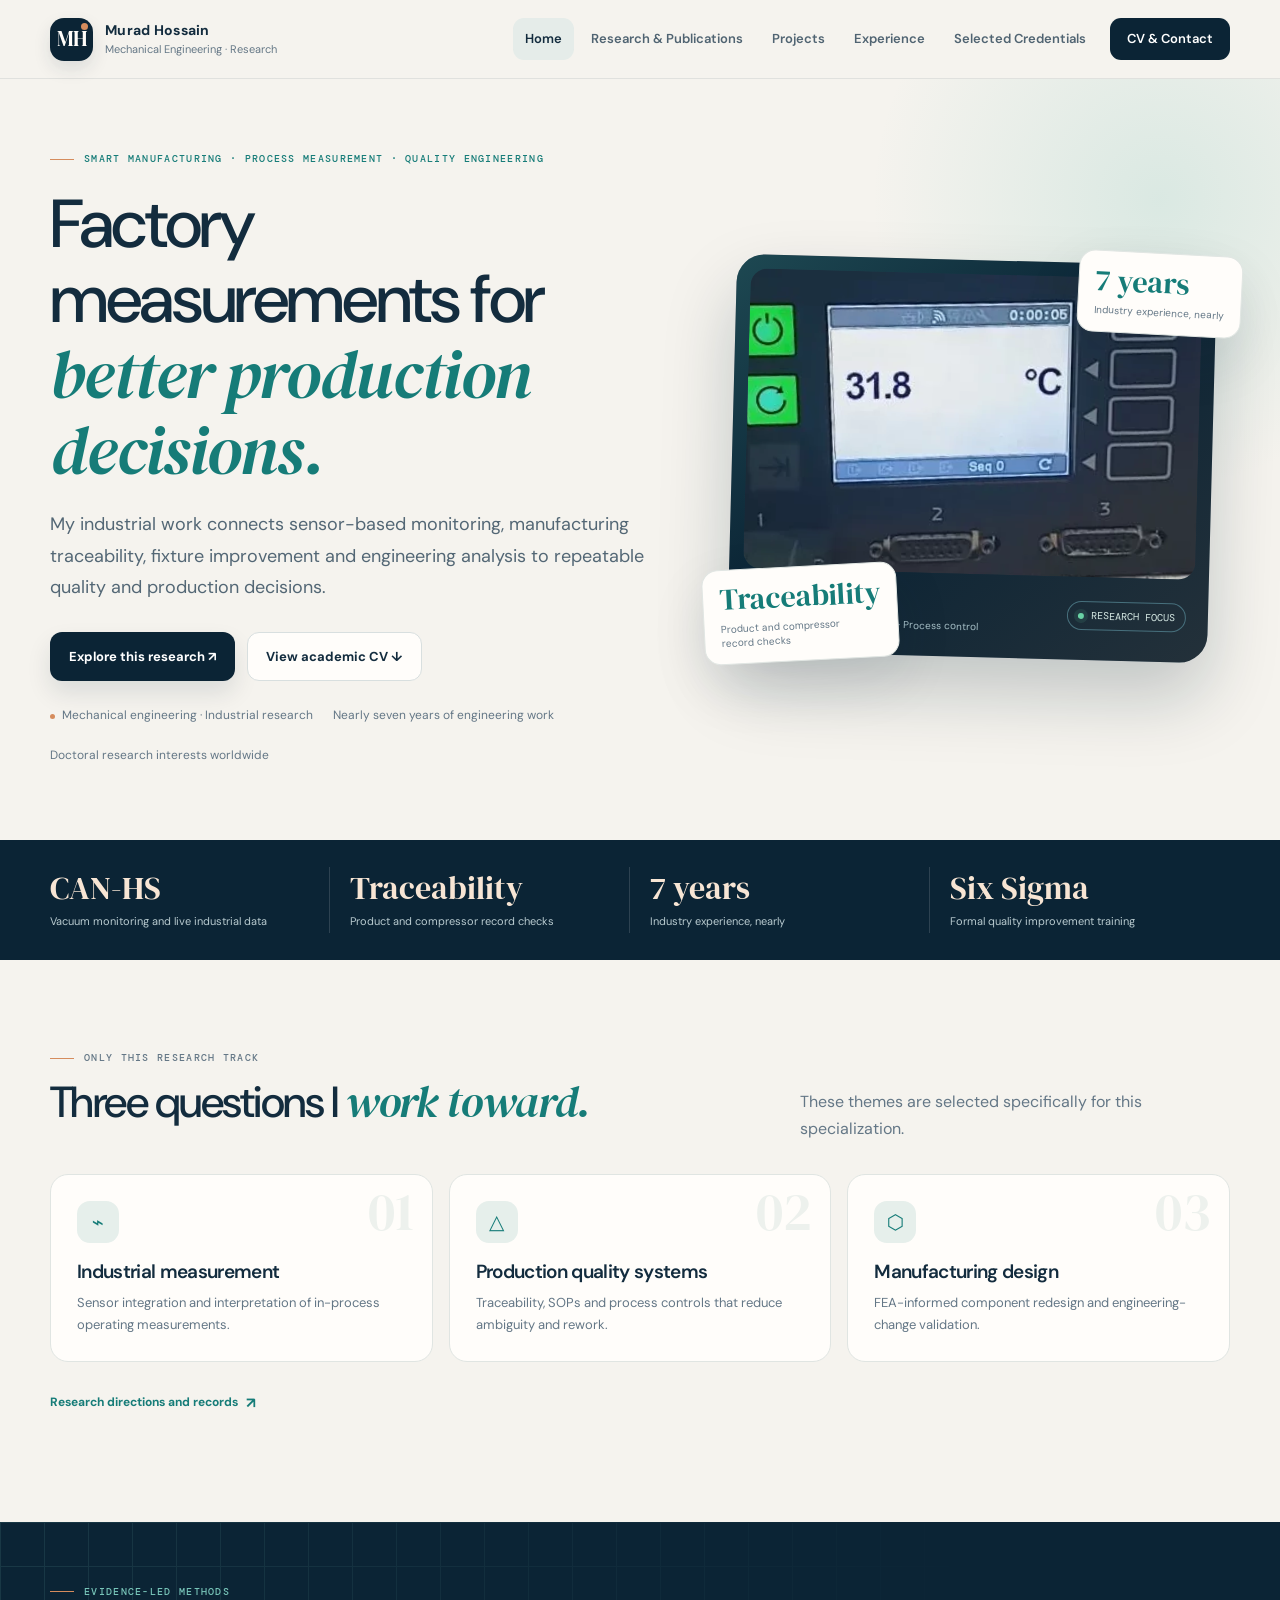
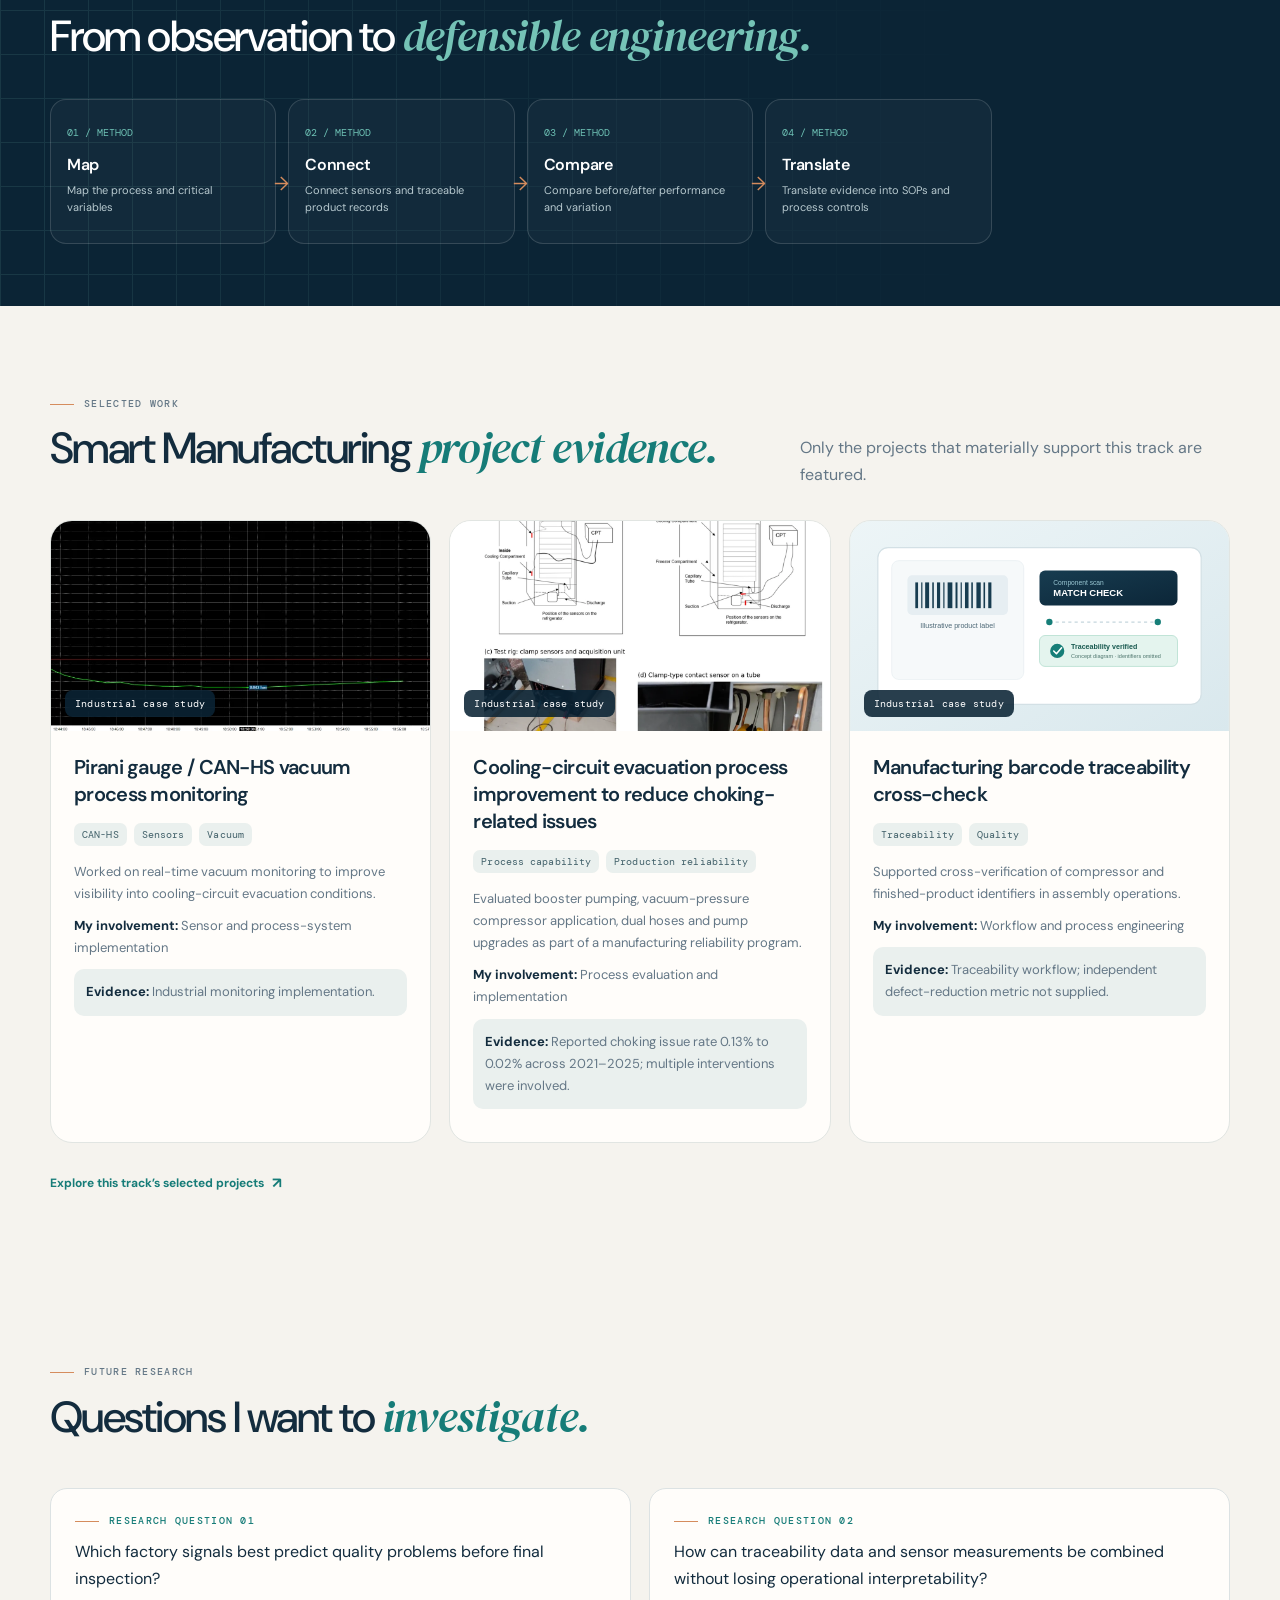
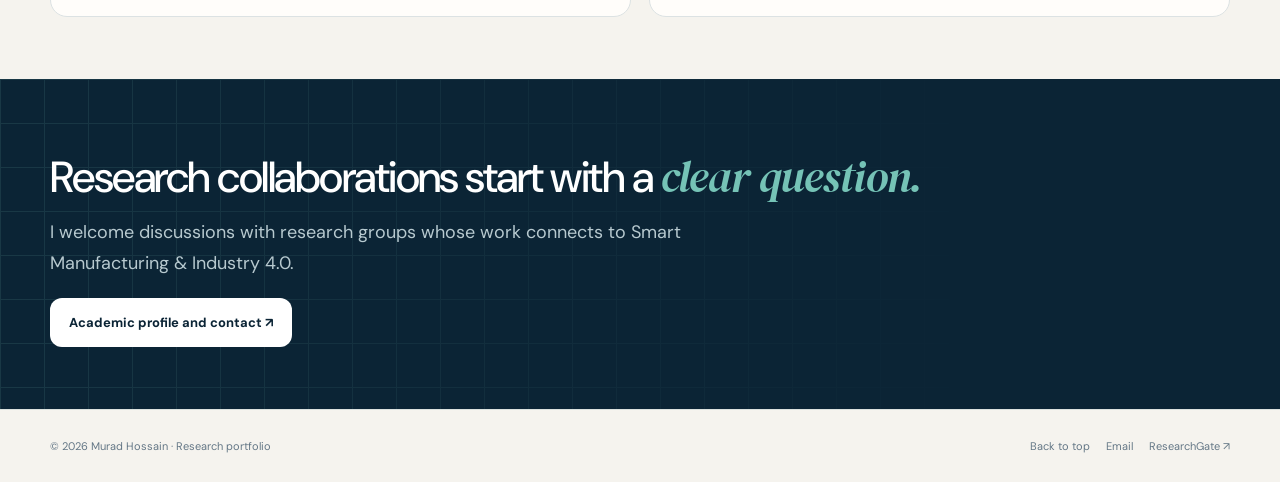
<file: index.html>
<!DOCTYPE html>
<!-- EDIT THIS PAGE: content lives here; design in assets/css/style.css; interactive behavior in assets/js/main.js -->
<html lang="en">
 <head>
  <meta charset="utf-8"/>
  <meta content="width=device-width, initial-scale=1" name="viewport"/>
  <meta content="#0b2435" name="theme-color"/>
  <meta content="Murad Hossain research portfolio focused on Smart Manufacturing &amp; Industry 4.0. Selected projects, research and relevant credentials." name="description"/>
  <meta content="Smart Manufacturing &amp; Industry 4.0 | Murad Hossain" property="og:title"/>
  <meta content="Murad Hossain research portfolio focused on Smart Manufacturing &amp; Industry 4.0. Selected projects, research and relevant credentials." property="og:description"/>
  <meta content="website" property="og:type"/>
  <title>
   Smart Manufacturing | Murad Hossain &mdash; Research Portfolio
  </title>
  <link href="assets/images/favicon.svg" rel="icon" type="image/svg+xml"/>
  <link href="assets/css/style.css" rel="stylesheet"/>
  <script defer="" src="assets/js/main.js">
  </script>
 </head>
 <body>
  <a class="skip-link" href="#main">
   Skip to content
  </a>
  <header class="site-header">
   <div class="container header-inner">
    <a aria-label="Murad Hossain home" class="brand" href="index.html">
     <span class="brand-mark">
      MH
     </span>
     <span class="brand-copy">
      <strong>
       Murad Hossain
      </strong>
      <small>
       Mechanical Engineering &middot; Research
      </small>
     </span>
    </a>
    <button aria-expanded="false" aria-label="Open navigation" class="menu-toggle" type="button">
     Menu ☰
    </button>
    <nav aria-label="Main navigation" class="nav-links">
     <a class="active" href="index.html">
      Home
     </a>
     <a href="research.html">
      Research &amp; Publications
     </a>
     <a href="projects.html">
      Projects
     </a>
     <a href="experience.html">
      Experience
     </a>
     <a href="awards.html">
      Selected Credentials
     </a>
     <a class="nav-cta" href="cv.html">
      CV &amp; Contact
     </a>
    </nav>
   </div>
  </header>
  <main id="main">
   <!-- HOME / Hero -->
   <section class="hero">
    <div class="container hero-grid">
     <div class="hero-copy">
      <p class="eyebrow">
       SMART MANUFACTURING &middot; PROCESS MEASUREMENT &middot; QUALITY ENGINEERING
      </p>
      <h1>
       Factory measurements for
       <em>
        better production decisions.
       </em>
      </h1>
      <p class="lead">
       My industrial work connects sensor-based monitoring, manufacturing traceability, fixture improvement and engineering analysis to repeatable quality and production decisions.
      </p>
      <div class="hero-actions">
       <a class="btn btn-primary" href="research.html">
        Explore this research &nearrow;
       </a>
       <a class="btn btn-secondary" href="assets/docs/Murad_Hossain_CV.pdf" rel="noopener" target="_blank">
        View academic CV &darr;
       </a>
      </div>
      <div class="hero-meta">
       <span>
        <i>
        </i>
        Mechanical engineering &middot; Industrial research
       </span>
       <span>
        Nearly seven years of engineering work
       </span>
       <span>
        Doctoral research interests worldwide
       </span>
      </div>
     </div>
     <div class="hero-art">
      <div class="hero-panel">
       <img alt="Manufacturing measurements &middot; Process control" src="assets/images/cpt-monitoring.webp"/>
       <div class="hero-panel-caption">
        <div>
         <strong>
          Smart Manufacturing
         </strong>
         <small>
          Manufacturing measurements &middot; Process control
         </small>
        </div>
        <span class="live-dot">
         RESEARCH FOCUS
        </span>
       </div>
      </div>
      <div class="float-card metric-one">
       <span class="number">
        Traceability
       </span>
       <span class="label">
        Product and compressor record checks
       </span>
      </div>
      <div class="float-card metric-two">
       <span class="number">
        7 years
       </span>
       <span class="label">
        Industry experience, nearly
       </span>
      </div>
     </div>
    </div>
   </section>
   <section class="stats-strip">
    <div class="container stats-grid">
     <div class="stat">
      <strong>
       CAN-HS
      </strong>
      <span>
       Vacuum monitoring and live industrial data
      </span>
     </div>
     <div class="stat">
      <strong>
       Traceability
      </strong>
      <span>
       Product and compressor record checks
      </span>
     </div>
     <div class="stat">
      <strong>
       7 years
      </strong>
      <span>
       Industry experience, nearly
      </span>
     </div>
     <div class="stat">
      <strong>
       Six Sigma
      </strong>
      <span>
       Formal quality improvement training
      </span>
     </div>
    </div>
   </section>
   <!-- HOME / Three track-specific focus areas -->
   <section class="section">
    <div class="container">
     <div class="section-head">
      <div>
       <p class="eyebrow">
        Only this research track
       </p>
       <h2>
        Three questions I
        <em>
         work toward.
        </em>
       </h2>
      </div>
      <p>
       These themes are selected specifically for this specialization.
      </p>
     </div>
     <div class="focus-grid">
      <article class="focus-card" data-index="01">
       <div class="icon-box">
        ⌁
       </div>
       <h3>
        Industrial measurement
       </h3>
       <p>
        Sensor integration and interpretation of in-process operating measurements.
       </p>
      </article>
      <article class="focus-card" data-index="02">
       <div class="icon-box">
        &xutri;
       </div>
       <h3>
        Production quality systems
       </h3>
       <p>
        Traceability, SOPs and process controls that reduce ambiguity and rework.
       </p>
      </article>
      <article class="focus-card" data-index="03">
       <div class="icon-box">
        ⬡
       </div>
       <h3>
        Manufacturing design
       </h3>
       <p>
        FEA-informed component redesign and engineering-change validation.
       </p>
      </article>
     </div>
     <p class="section-end">
      <a class="text-link" href="research.html">
       Research directions and records
      </a>
     </p>
    </div>
   </section>
   <!-- HOME / Method -->
   <section class="section-sm dark-section">
    <div class="container">
     <p class="eyebrow">
      Evidence-led methods
     </p>
     <h2>
      From observation to
      <em>
       defensible engineering.
      </em>
     </h2>
     <div class="workflow">
      <div class="workflow-step">
       <span>
        01 / METHOD
       </span>
       <h3>
        Map
       </h3>
       <p>
        Map the process and critical variables
       </p>
      </div>
      <div class="workflow-step">
       <span>
        02 / METHOD
       </span>
       <h3>
        Connect
       </h3>
       <p>
        Connect sensors and traceable product records
       </p>
      </div>
      <div class="workflow-step">
       <span>
        03 / METHOD
       </span>
       <h3>
        Compare
       </h3>
       <p>
        Compare before/after performance and variation
       </p>
      </div>
      <div class="workflow-step">
       <span>
        04 / METHOD
       </span>
       <h3>
        Translate
       </h3>
       <p>
        Translate evidence into SOPs and process controls
       </p>
      </div>
     </div>
    </div>
   </section>
   <!-- HOME / Featured relevant projects only -->
   <section class="section">
    <div class="container">
     <div class="section-head">
      <div>
       <p class="eyebrow">
        Selected work
       </p>
       <h2>
        Smart Manufacturing
        <em>
         project evidence.
        </em>
       </h2>
      </div>
      <p>
       Only the projects that materially support this track are featured.
      </p>
     </div>
     <div class="cards-grid">
      <!-- PROJECT 1: Pirani gauge / CAN-HS vacuum process monitoring -->
      <article class="card dedicated-project" id="project-1">
       <div class="card-media">
        <img alt="Pirani gauge / CAN-HS vacuum process monitoring" loading="lazy" src="assets/images/vacuum-system.webp"/>
        <span class="media-label">
         Industrial case study
        </span>
       </div>
       <div class="card-body">
        <h3>
         Pirani gauge / CAN-HS vacuum process monitoring
        </h3>
        <div class="tag-row">
         <span class="tag">
          CAN-HS
         </span>
         <span class="tag">
          Sensors
         </span>
         <span class="tag">
          Vacuum
         </span>
        </div>
        <p>
         Worked on real-time vacuum monitoring to improve visibility into cooling-circuit evacuation conditions.
        </p>
        <p>
         <strong>
          My involvement:
         </strong>
         Sensor and process-system implementation
        </p>
        <p class="result-note">
         <strong>
          Evidence:
         </strong>
         Industrial monitoring implementation.
        </p>
       </div>
      </article>
      <!-- PROJECT 2: Cooling-circuit evacuation process improvement to reduce choking-related issues -->
      <article class="card dedicated-project" id="project-2">
       <div class="card-media">
        <img alt="Cooling-circuit evacuation process improvement to reduce choking-related issues" loading="lazy" src="assets/images/refrigerant-eol-test.webp"/>
        <span class="media-label">
         Industrial case study
        </span>
       </div>
       <div class="card-body">
        <h3>
         Cooling-circuit evacuation process improvement to reduce choking-related issues
        </h3>
        <div class="tag-row">
         <span class="tag">
          Process capability
         </span>
         <span class="tag">
          Production reliability
         </span>
        </div>
        <p>
         Evaluated booster pumping, vacuum-pressure compressor application, dual hoses and pump upgrades as part of a manufacturing reliability program.
        </p>
        <p>
         <strong>
          My involvement:
         </strong>
         Process evaluation and implementation
        </p>
        <p class="result-note">
         <strong>
          Evidence:
         </strong>
         Reported choking issue rate 0.13% to 0.02% across 2021&ndash;2025; multiple interventions were involved.
        </p>
       </div>
      </article>
      <!-- PROJECT 3: Manufacturing barcode traceability cross-check -->
      <article class="card dedicated-project" id="project-3">
       <div class="card-media">
        <img alt="Manufacturing barcode traceability cross-check" loading="lazy" src="assets/images/barcode-traceability.svg"/>
        <span class="media-label">
         Industrial case study
        </span>
       </div>
       <div class="card-body">
        <h3>
         Manufacturing barcode traceability cross-check
        </h3>
        <div class="tag-row">
         <span class="tag">
          Traceability
         </span>
         <span class="tag">
          Quality
         </span>
        </div>
        <p>
         Supported cross-verification of compressor and finished-product identifiers in assembly operations.
        </p>
        <p>
         <strong>
          My involvement:
         </strong>
         Workflow and process engineering
        </p>
        <p class="result-note">
         <strong>
          Evidence:
         </strong>
         Traceability workflow; independent defect-reduction metric not supplied.
        </p>
       </div>
      </article>
     </div>
     <p class="section-end">
      <a class="text-link" href="projects.html">
       Explore this track&rsquo;s selected projects
      </a>
     </p>
    </div>
   </section>
   <!-- HOME / Future questions -->
   <section class="section-sm">
    <div class="container">
     <div class="section-head">
      <div>
       <p class="eyebrow">
        Future research
       </p>
       <h2>
        Questions I want to
        <em>
         investigate.
        </em>
       </h2>
      </div>
      <p>
      </p>
     </div>
     <div class="two-up">
      <article class="question-card">
       <span class="eyebrow">
        RESEARCH QUESTION 01
       </span>
       <p>
        Which factory signals best predict quality problems before final inspection?
       </p>
      </article>
      <article class="question-card">
       <span class="eyebrow">
        RESEARCH QUESTION 02
       </span>
       <p>
        How can traceability data and sensor measurements be combined without losing operational interpretability?
       </p>
      </article>
     </div>
    </div>
   </section>
   <section class="section-sm dark-section">
    <div class="container">
     <h2>
      Research collaborations start with a
      <em>
       clear question.
      </em>
     </h2>
     <p class="lead">
      I welcome discussions with research groups whose work connects to Smart Manufacturing &amp; Industry 4.0.
     </p>
     <a class="btn btn-light" href="cv.html">
      Academic profile and contact &nearrow;
     </a>
    </div>
   </section>
  </main>
  <footer class="site-footer">
   <div class="container footer-inner">
    <div>
     &copy;
     <span data-year="">
      2026
     </span>
     Murad Hossain &middot; Research portfolio
    </div>
    <div class="footer-links">
     <a href="index.html">
      Back to top
     </a>
     <a href="mailto:hossainmurad.me@gmail.com">
      Email
     </a>
     <a href="https://www.researchgate.net/profile/Murad-Hossain-26" rel="noopener" target="_blank">
      ResearchGate &nearrow;
     </a>
    </div>
   </div>
  </footer>
 </body>
</html>
</file>
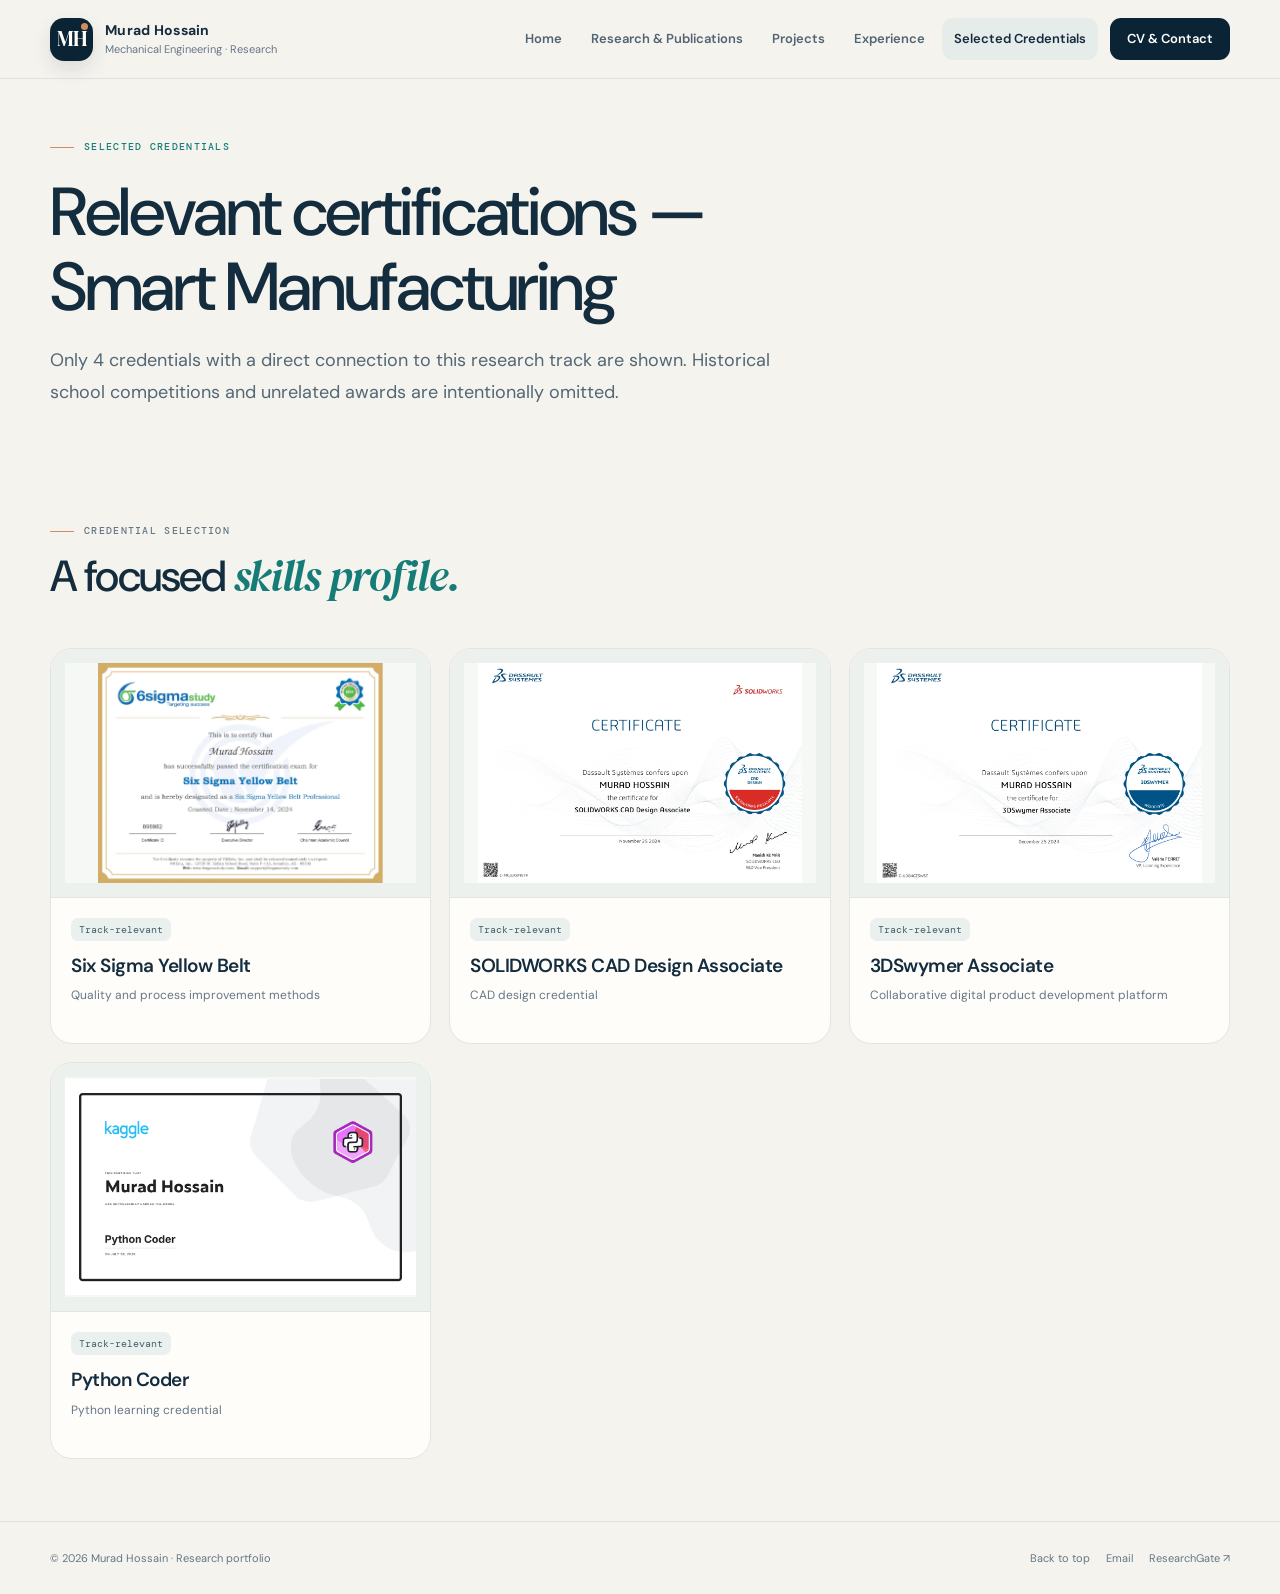
<file: awards.html>
<!DOCTYPE html>
<!-- EDIT THIS PAGE: content lives here; design in assets/css/style.css; interactive behavior in assets/js/main.js -->
<html lang="en">
 <head>
  <meta charset="utf-8"/>
  <meta content="width=device-width, initial-scale=1" name="viewport"/>
  <meta content="#0b2435" name="theme-color"/>
  <meta content="Murad Hossain research portfolio focused on Smart Manufacturing &amp; Industry 4.0. Selected projects, research and relevant credentials." name="description"/>
  <meta content="Smart Manufacturing &amp; Industry 4.0 | Murad Hossain" property="og:title"/>
  <meta content="Murad Hossain research portfolio focused on Smart Manufacturing &amp; Industry 4.0. Selected projects, research and relevant credentials." property="og:description"/>
  <meta content="website" property="og:type"/>
  <title>
   Smart Manufacturing | Murad Hossain &mdash; Research Portfolio
  </title>
  <link href="assets/images/favicon.svg" rel="icon" type="image/svg+xml"/>
  <link href="assets/css/style.css" rel="stylesheet"/>
  <script defer="" src="assets/js/main.js">
  </script>
 </head>
 <body>
  <a class="skip-link" href="#main">
   Skip to content
  </a>
  <header class="site-header">
   <div class="container header-inner">
    <a aria-label="Murad Hossain home" class="brand" href="index.html">
     <span class="brand-mark">
      MH
     </span>
     <span class="brand-copy">
      <strong>
       Murad Hossain
      </strong>
      <small>
       Mechanical Engineering &middot; Research
      </small>
     </span>
    </a>
    <button aria-expanded="false" aria-label="Open navigation" class="menu-toggle" type="button">
     Menu ☰
    </button>
    <nav aria-label="Main navigation" class="nav-links">
     <a href="index.html">
      Home
     </a>
     <a href="research.html">
      Research &amp; Publications
     </a>
     <a href="projects.html">
      Projects
     </a>
     <a href="experience.html">
      Experience
     </a>
     <a class="active" href="awards.html">
      Selected Credentials
     </a>
     <a class="nav-cta" href="cv.html">
      CV &amp; Contact
     </a>
    </nav>
   </div>
  </header>
  <main id="main">
   <section class="page-hero">
    <div class="container">
     <p class="eyebrow">
      Selected credentials
     </p>
     <h1>
      Relevant certifications &mdash; Smart Manufacturing
     </h1>
     <p class="lead">
      Only 4 credentials with a direct connection to this research track are shown. Historical school competitions and unrelated awards are intentionally omitted.
     </p>
    </div>
   </section>
   <section class="section-sm" id="awards-gallery">
    <div class="container">
     <div class="section-head">
      <div>
       <p class="eyebrow">
        Credential selection
       </p>
       <h2>
        A focused
        <em>
         skills profile.
        </em>
       </h2>
      </div>
      <p>
      </p>
     </div>
     <div class="awards-grid">
      <article class="award-card" id="award-six-sigma-yellow-belt">
       <a class="award-preview" href="assets/images/awards/six-sigma-yellow-belt.webp" rel="noopener" target="_blank">
        <img alt="Six Sigma Yellow Belt credential preview" loading="lazy" src="assets/images/awards/six-sigma-yellow-belt.webp"/>
        <span class="preview-hint">
         View certificate &nearrow;
        </span>
       </a>
       <div class="award-card-body">
        <div class="award-card-meta">
         <span class="award-category">
          Track-relevant
         </span>
        </div>
        <h3>
         Six Sigma Yellow Belt
        </h3>
        <p>
         Quality and process improvement methods
        </p>
       </div>
      </article>
      <article class="award-card" id="award-solidworks-cad">
       <a class="award-preview" href="assets/images/awards/solidworks-cad.webp" rel="noopener" target="_blank">
        <img alt="SOLIDWORKS CAD Design Associate credential preview" loading="lazy" src="assets/images/awards/solidworks-cad.webp"/>
        <span class="preview-hint">
         View certificate &nearrow;
        </span>
       </a>
       <div class="award-card-body">
        <div class="award-card-meta">
         <span class="award-category">
          Track-relevant
         </span>
        </div>
        <h3>
         SOLIDWORKS CAD Design Associate
        </h3>
        <p>
         CAD design credential
        </p>
       </div>
      </article>
      <article class="award-card" id="award-3dswymer-associate">
       <a class="award-preview" href="assets/images/awards/3dswymer-associate.webp" rel="noopener" target="_blank">
        <img alt="3DSwymer Associate credential preview" loading="lazy" src="assets/images/awards/3dswymer-associate.webp"/>
        <span class="preview-hint">
         View certificate &nearrow;
        </span>
       </a>
       <div class="award-card-body">
        <div class="award-card-meta">
         <span class="award-category">
          Track-relevant
         </span>
        </div>
        <h3>
         3DSwymer Associate
        </h3>
        <p>
         Collaborative digital product development platform
        </p>
       </div>
      </article>
      <article class="award-card" id="award-python-coder">
       <a class="award-preview" href="assets/images/awards/python-coder.webp" rel="noopener" target="_blank">
        <img alt="Python Coder credential preview" loading="lazy" src="assets/images/awards/python-coder.webp"/>
        <span class="preview-hint">
         View certificate &nearrow;
        </span>
       </a>
       <div class="award-card-body">
        <div class="award-card-meta">
         <span class="award-category">
          Track-relevant
         </span>
        </div>
        <h3>
         Python Coder
        </h3>
        <p>
         Python learning credential
        </p>
       </div>
      </article>
     </div>
    </div>
   </section>
  </main>
  <footer class="site-footer">
   <div class="container footer-inner">
    <div>
     &copy;
     <span data-year="">
      2026
     </span>
     Murad Hossain &middot; Research portfolio
    </div>
    <div class="footer-links">
     <a href="index.html">
      Back to top
     </a>
     <a href="mailto:hossainmurad.me@gmail.com">
      Email
     </a>
     <a href="https://www.researchgate.net/profile/Murad-Hossain-26" rel="noopener" target="_blank">
      ResearchGate &nearrow;
     </a>
    </div>
   </div>
  </footer>
 </body>
</html>
</file>
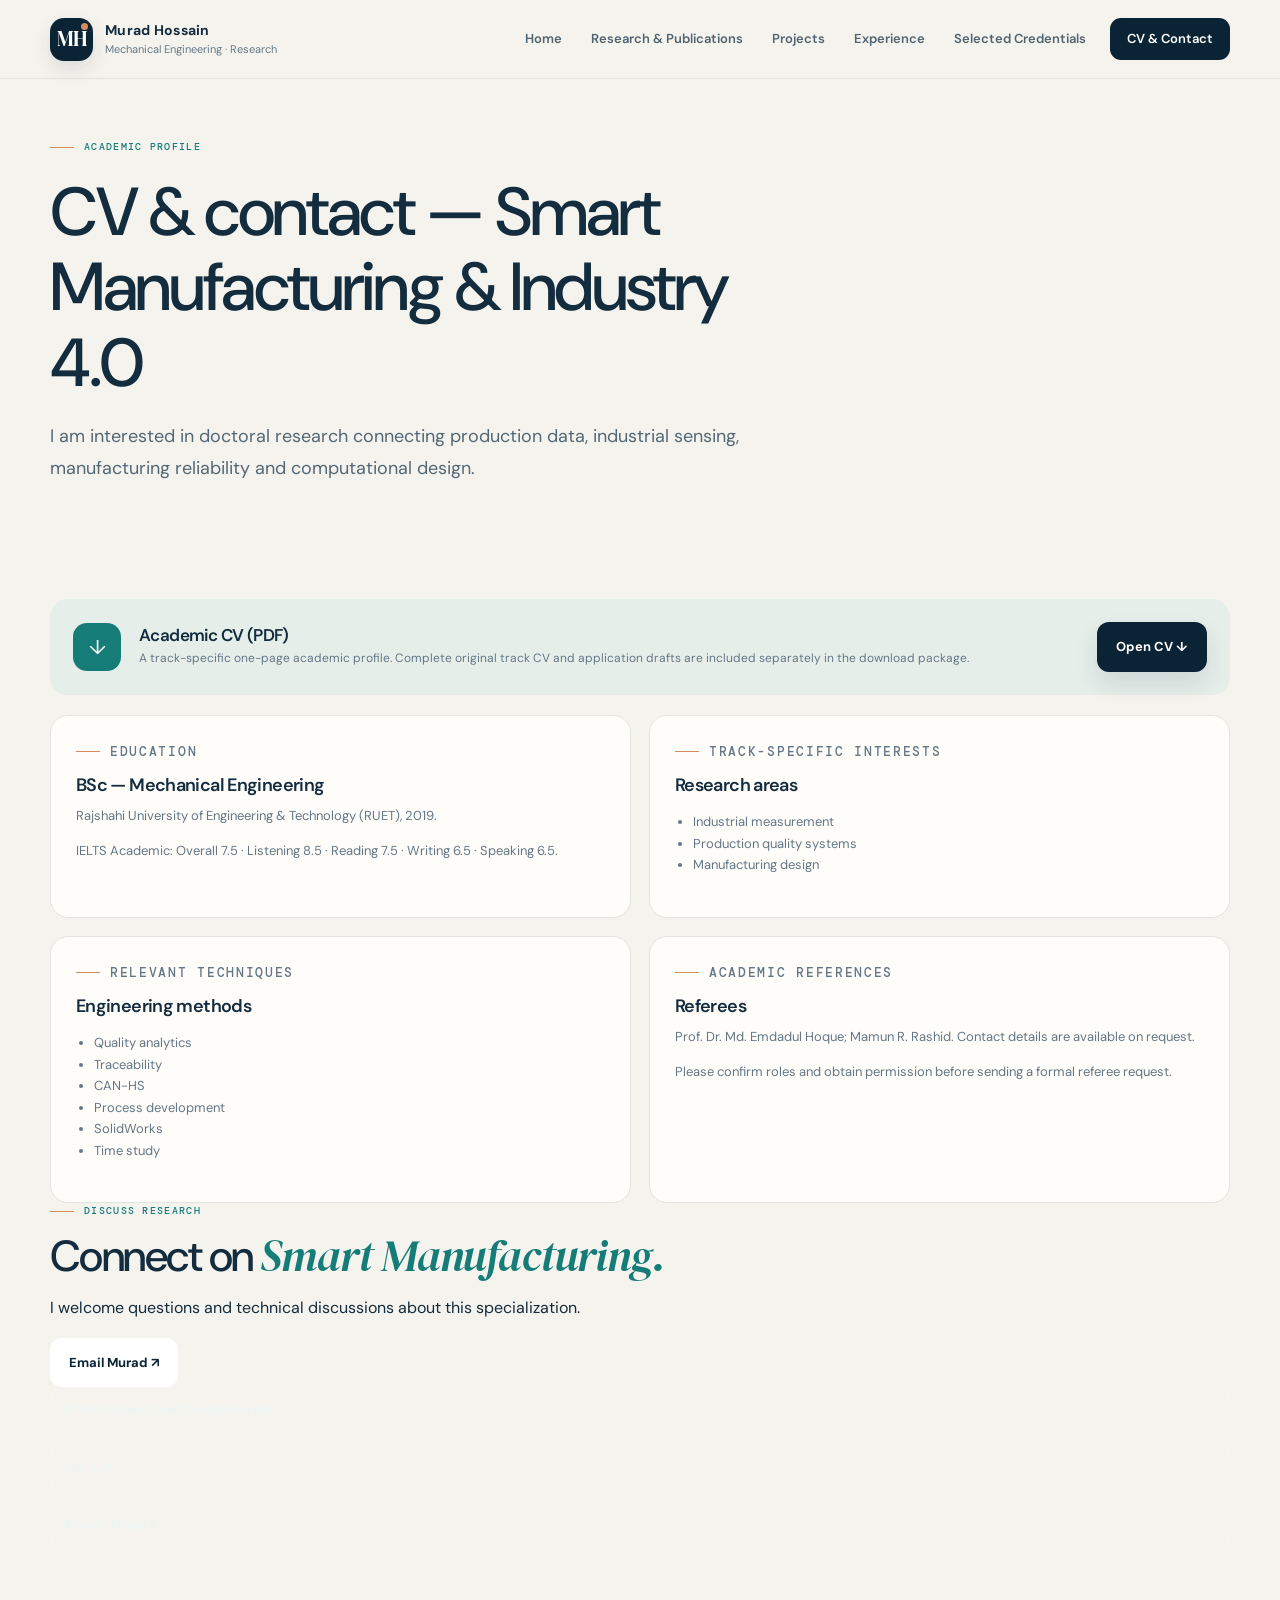
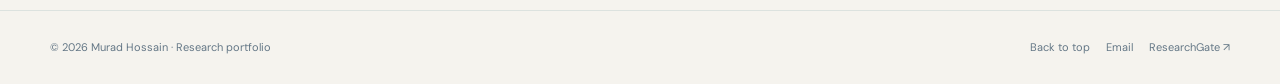
<file: cv.html>
<!DOCTYPE html>
<!-- EDIT THIS PAGE: content lives here; design in assets/css/style.css; interactive behavior in assets/js/main.js -->
<html lang="en">
 <head>
  <meta charset="utf-8"/>
  <meta content="width=device-width, initial-scale=1" name="viewport"/>
  <meta content="#0b2435" name="theme-color"/>
  <meta content="Murad Hossain research portfolio focused on Smart Manufacturing &amp; Industry 4.0. Selected projects, research and relevant credentials." name="description"/>
  <meta content="Smart Manufacturing &amp; Industry 4.0 | Murad Hossain" property="og:title"/>
  <meta content="Murad Hossain research portfolio focused on Smart Manufacturing &amp; Industry 4.0. Selected projects, research and relevant credentials." property="og:description"/>
  <meta content="website" property="og:type"/>
  <title>
   Smart Manufacturing | Murad Hossain &mdash; Research Portfolio
  </title>
  <link href="assets/images/favicon.svg" rel="icon" type="image/svg+xml"/>
  <link href="assets/css/style.css" rel="stylesheet"/>
  <script defer="" src="assets/js/main.js">
  </script>
 </head>
 <body>
  <a class="skip-link" href="#main">
   Skip to content
  </a>
  <header class="site-header">
   <div class="container header-inner">
    <a aria-label="Murad Hossain home" class="brand" href="index.html">
     <span class="brand-mark">
      MH
     </span>
     <span class="brand-copy">
      <strong>
       Murad Hossain
      </strong>
      <small>
       Mechanical Engineering &middot; Research
      </small>
     </span>
    </a>
    <button aria-expanded="false" aria-label="Open navigation" class="menu-toggle" type="button">
     Menu ☰
    </button>
    <nav aria-label="Main navigation" class="nav-links">
     <a href="index.html">
      Home
     </a>
     <a href="research.html">
      Research &amp; Publications
     </a>
     <a href="projects.html">
      Projects
     </a>
     <a href="experience.html">
      Experience
     </a>
     <a href="awards.html">
      Selected Credentials
     </a>
     <a class="nav-cta active" href="cv.html">
      CV &amp; Contact
     </a>
    </nav>
   </div>
  </header>
  <main id="main">
   <section class="page-hero">
    <div class="container">
     <p class="eyebrow">
      Academic profile
     </p>
     <h1>
      CV &amp; contact &mdash; Smart Manufacturing &amp; Industry 4.0
     </h1>
     <p class="lead">
      I am interested in doctoral research connecting production data, industrial sensing, manufacturing reliability and computational design.
     </p>
    </div>
   </section>
   <section class="section-sm">
    <div class="container">
     <div class="download-card">
      <div class="download-icon">
       &darr;
      </div>
      <div style="flex:1">
       <h3>
        Academic CV (PDF)
       </h3>
       <p>
        A track-specific one-page academic profile. Complete original track CV and application drafts are included separately in the download package.
       </p>
      </div>
      <a class="btn btn-primary" href="assets/docs/Murad_Hossain_CV.pdf" rel="noopener" target="_blank">
       Open CV &darr;
      </a>
     </div>
     <div class="cv-layout">
      <article class="cv-card">
       <p class="eyebrow">
        Education
       </p>
       <h3>
        BSc &mdash; Mechanical Engineering
       </h3>
       <p>
        Rajshahi University of Engineering &amp; Technology (RUET), 2019.
       </p>
       <p>
        IELTS Academic: Overall 7.5 &middot; Listening 8.5 &middot; Reading 7.5 &middot; Writing 6.5 &middot; Speaking 6.5.
       </p>
      </article>
      <article class="cv-card">
       <p class="eyebrow">
        Track-specific interests
       </p>
       <h3>
        Research areas
       </h3>
       <ul>
        <li>
         Industrial measurement
        </li>
        <li>
         Production quality systems
        </li>
        <li>
         Manufacturing design
        </li>
       </ul>
      </article>
      <article class="cv-card">
       <p class="eyebrow">
        Relevant techniques
       </p>
       <h3>
        Engineering methods
       </h3>
       <ul>
        <li>
         Quality analytics
        </li>
        <li>
         Traceability
        </li>
        <li>
         CAN-HS
        </li>
        <li>
         Process development
        </li>
        <li>
         SolidWorks
        </li>
        <li>
         Time study
        </li>
       </ul>
      </article>
      <article class="cv-card">
       <p class="eyebrow">
        Academic references
       </p>
       <h3>
        Referees
       </h3>
       <p>
        Prof. Dr. Md. Emdadul Hoque; Mamun R. Rashid. Contact details are available on request.
       </p>
       <p>
        Please confirm roles and obtain permission before sending a formal referee request.
       </p>
      </article>
     </div>
     <div class="contact-card" id="contact">
      <div>
       <p class="eyebrow">
        Discuss research
       </p>
       <h2>
        Connect on
        <em>
         Smart Manufacturing.
        </em>
       </h2>
       <p>
        I welcome questions and technical discussions about this specialization.
       </p>
       <a class="btn btn-light" href="mailto:hossainmurad.me@gmail.com">
        Email Murad &nearrow;
       </a>
      </div>
      <div class="contact-details">
       <a href="mailto:hossainmurad.me@gmail.com">
        Email: hossainmurad.me@gmail.com
       </a>
       <a href="https://orcid.org/0009-0006-3293-3616" rel="noopener" target="_blank">
        ORCID &nearrow;
       </a>
       <a href="https://www.researchgate.net/profile/Murad-Hossain-26" rel="noopener" target="_blank">
        ResearchGate &nearrow;
       </a>
      </div>
     </div>
    </div>
   </section>
  </main>
  <footer class="site-footer">
   <div class="container footer-inner">
    <div>
     &copy;
     <span data-year="">
      2026
     </span>
     Murad Hossain &middot; Research portfolio
    </div>
    <div class="footer-links">
     <a href="index.html">
      Back to top
     </a>
     <a href="mailto:hossainmurad.me@gmail.com">
      Email
     </a>
     <a href="https://www.researchgate.net/profile/Murad-Hossain-26" rel="noopener" target="_blank">
      ResearchGate &nearrow;
     </a>
    </div>
   </div>
  </footer>
 </body>
</html>
</file>
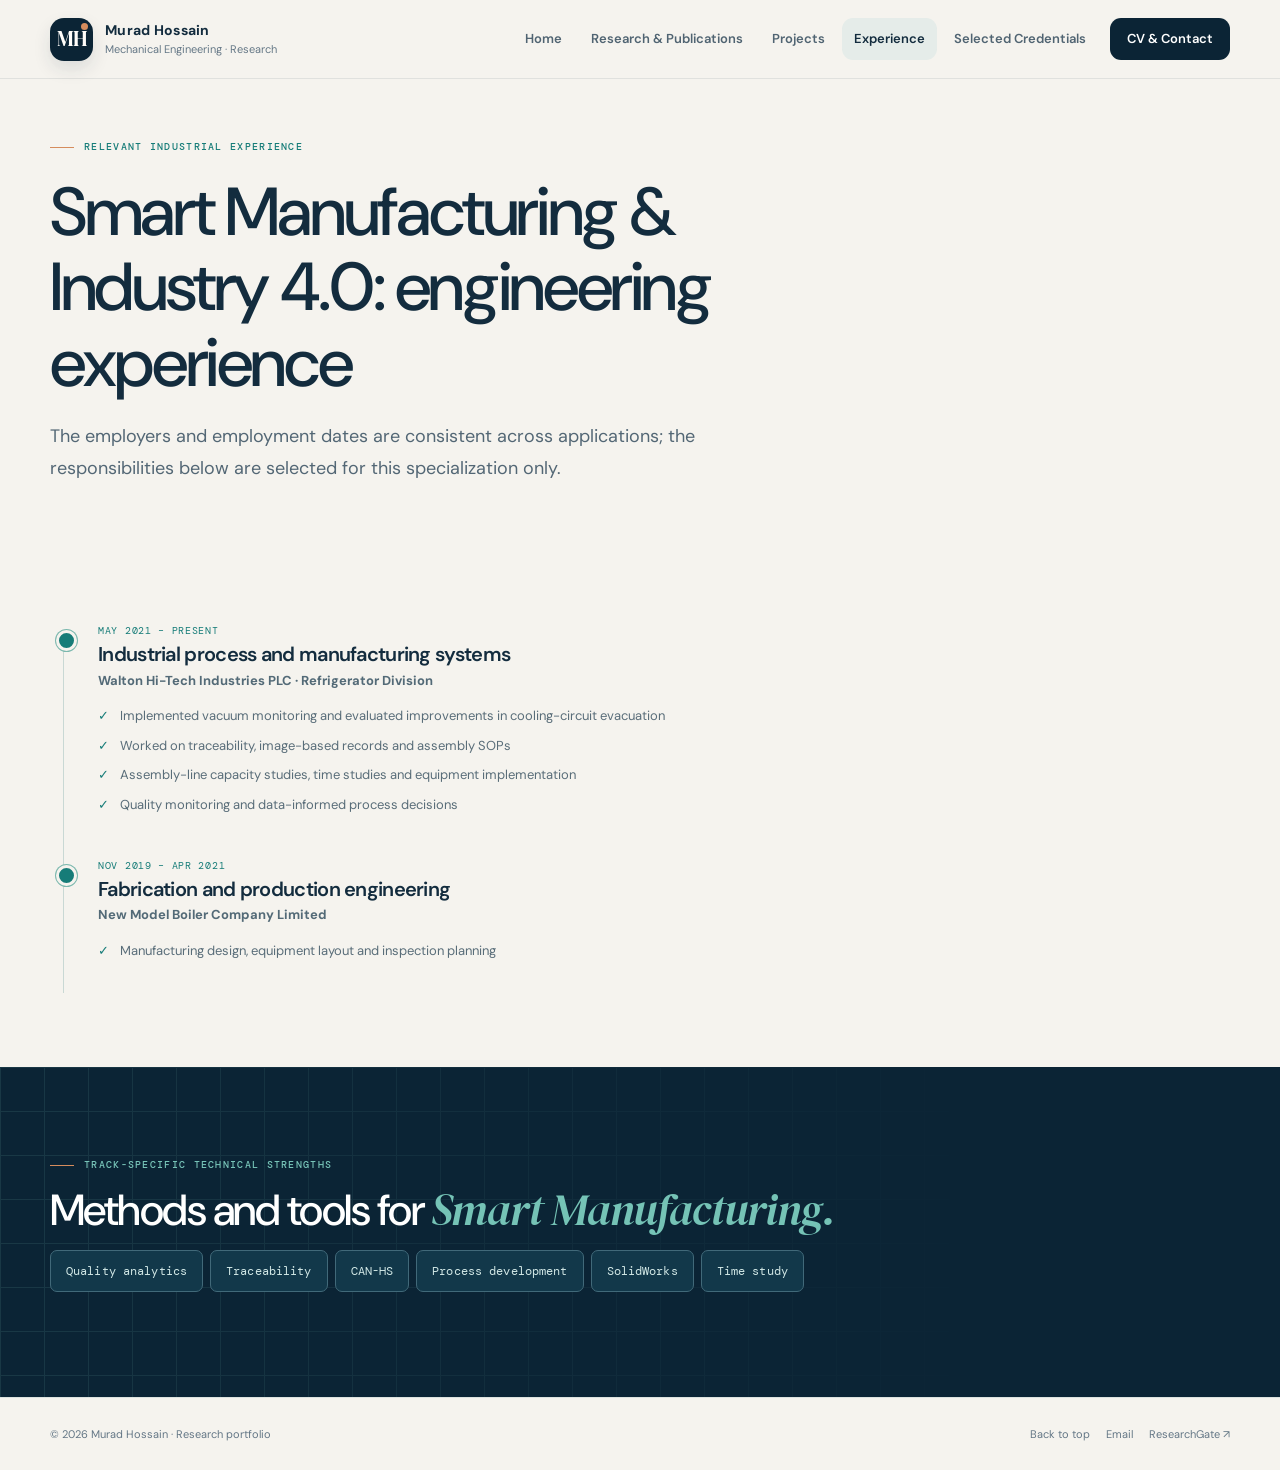
<file: experience.html>
<!DOCTYPE html>
<!-- EDIT THIS PAGE: content lives here; design in assets/css/style.css; interactive behavior in assets/js/main.js -->
<html lang="en">
 <head>
  <meta charset="utf-8"/>
  <meta content="width=device-width, initial-scale=1" name="viewport"/>
  <meta content="#0b2435" name="theme-color"/>
  <meta content="Murad Hossain research portfolio focused on Smart Manufacturing &amp; Industry 4.0. Selected projects, research and relevant credentials." name="description"/>
  <meta content="Smart Manufacturing &amp; Industry 4.0 | Murad Hossain" property="og:title"/>
  <meta content="Murad Hossain research portfolio focused on Smart Manufacturing &amp; Industry 4.0. Selected projects, research and relevant credentials." property="og:description"/>
  <meta content="website" property="og:type"/>
  <title>
   Smart Manufacturing | Murad Hossain &mdash; Research Portfolio
  </title>
  <link href="assets/images/favicon.svg" rel="icon" type="image/svg+xml"/>
  <link href="assets/css/style.css" rel="stylesheet"/>
  <script defer="" src="assets/js/main.js">
  </script>
 </head>
 <body>
  <a class="skip-link" href="#main">
   Skip to content
  </a>
  <header class="site-header">
   <div class="container header-inner">
    <a aria-label="Murad Hossain home" class="brand" href="index.html">
     <span class="brand-mark">
      MH
     </span>
     <span class="brand-copy">
      <strong>
       Murad Hossain
      </strong>
      <small>
       Mechanical Engineering &middot; Research
      </small>
     </span>
    </a>
    <button aria-expanded="false" aria-label="Open navigation" class="menu-toggle" type="button">
     Menu ☰
    </button>
    <nav aria-label="Main navigation" class="nav-links">
     <a href="index.html">
      Home
     </a>
     <a href="research.html">
      Research &amp; Publications
     </a>
     <a href="projects.html">
      Projects
     </a>
     <a class="active" href="experience.html">
      Experience
     </a>
     <a href="awards.html">
      Selected Credentials
     </a>
     <a class="nav-cta" href="cv.html">
      CV &amp; Contact
     </a>
    </nav>
   </div>
  </header>
  <main id="main">
   <section class="page-hero">
    <div class="container">
     <p class="eyebrow">
      Relevant industrial experience
     </p>
     <h1>
      Smart Manufacturing &amp; Industry 4.0: engineering experience
     </h1>
     <p class="lead">
      The employers and employment dates are consistent across applications; the responsibilities below are selected for this specialization only.
     </p>
    </div>
   </section>
   <section class="section-sm">
    <div class="container">
     <div class="timeline">
      <article class="timeline-item">
       <div class="timeline-date">
        May 2021 &ndash; Present
       </div>
       <h3>
        Industrial process and manufacturing systems
       </h3>
       <div class="org">
        Walton Hi-Tech Industries PLC &middot; Refrigerator Division
       </div>
       <ul class="list-check">
        <li>
         Implemented vacuum monitoring and evaluated improvements in cooling-circuit evacuation
        </li>
        <li>
         Worked on traceability, image-based records and assembly SOPs
        </li>
        <li>
         Assembly-line capacity studies, time studies and equipment implementation
        </li>
        <li>
         Quality monitoring and data-informed process decisions
        </li>
       </ul>
      </article>
      <article class="timeline-item">
       <div class="timeline-date">
        Nov 2019 &ndash; Apr 2021
       </div>
       <h3>
        Fabrication and production engineering
       </h3>
       <div class="org">
        New Model Boiler Company Limited
       </div>
       <ul class="list-check">
        <li>
         Manufacturing design, equipment layout and inspection planning
        </li>
       </ul>
      </article>
     </div>
    </div>
   </section>
   <section class="section dark-section">
    <div class="container">
     <p class="eyebrow">
      Track-specific technical strengths
     </p>
     <h2>
      Methods and tools for
      <em>
       Smart Manufacturing.
      </em>
     </h2>
     <div class="tag-row">
      <span class="tag skill-chip">
       Quality analytics
      </span>
      <span class="tag skill-chip">
       Traceability
      </span>
      <span class="tag skill-chip">
       CAN-HS
      </span>
      <span class="tag skill-chip">
       Process development
      </span>
      <span class="tag skill-chip">
       SolidWorks
      </span>
      <span class="tag skill-chip">
       Time study
      </span>
     </div>
    </div>
   </section>
  </main>
  <footer class="site-footer">
   <div class="container footer-inner">
    <div>
     &copy;
     <span data-year="">
      2026
     </span>
     Murad Hossain &middot; Research portfolio
    </div>
    <div class="footer-links">
     <a href="index.html">
      Back to top
     </a>
     <a href="mailto:hossainmurad.me@gmail.com">
      Email
     </a>
     <a href="https://www.researchgate.net/profile/Murad-Hossain-26" rel="noopener" target="_blank">
      ResearchGate &nearrow;
     </a>
    </div>
   </div>
  </footer>
 </body>
</html>
</file>
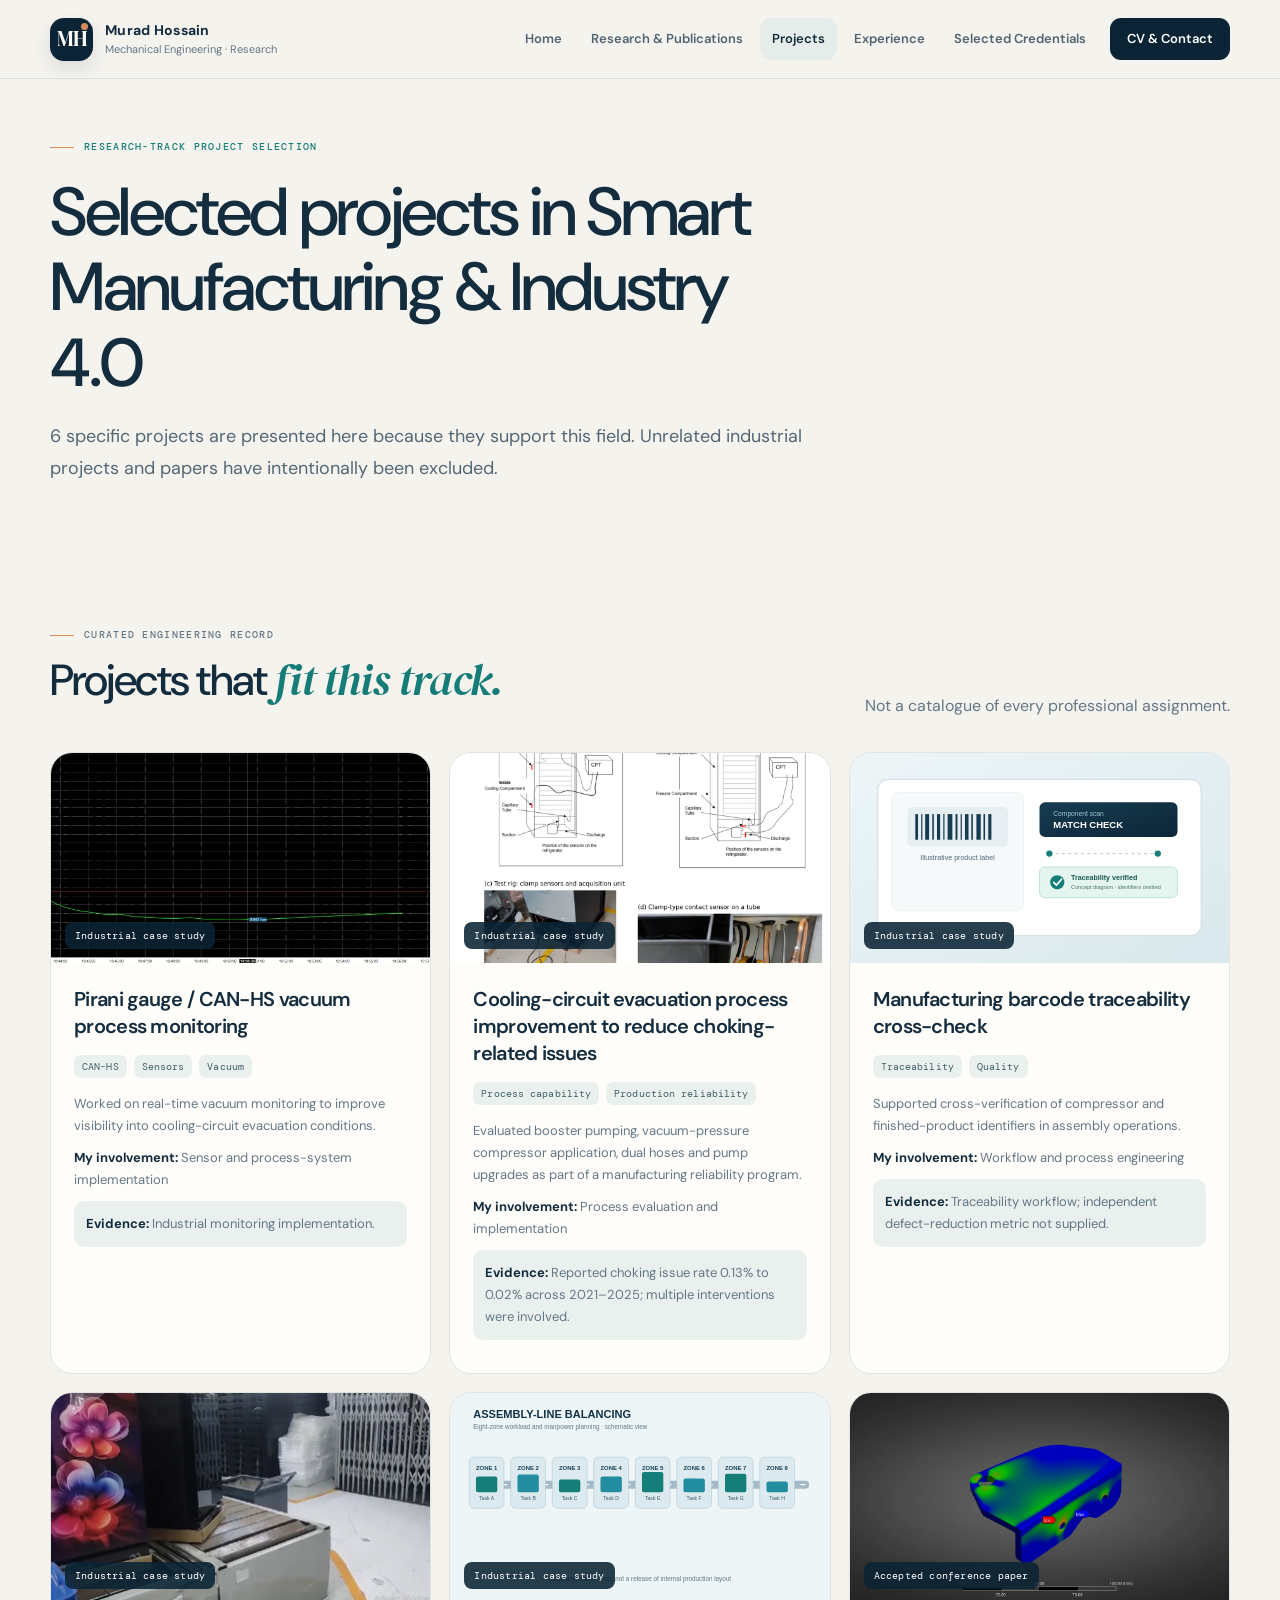
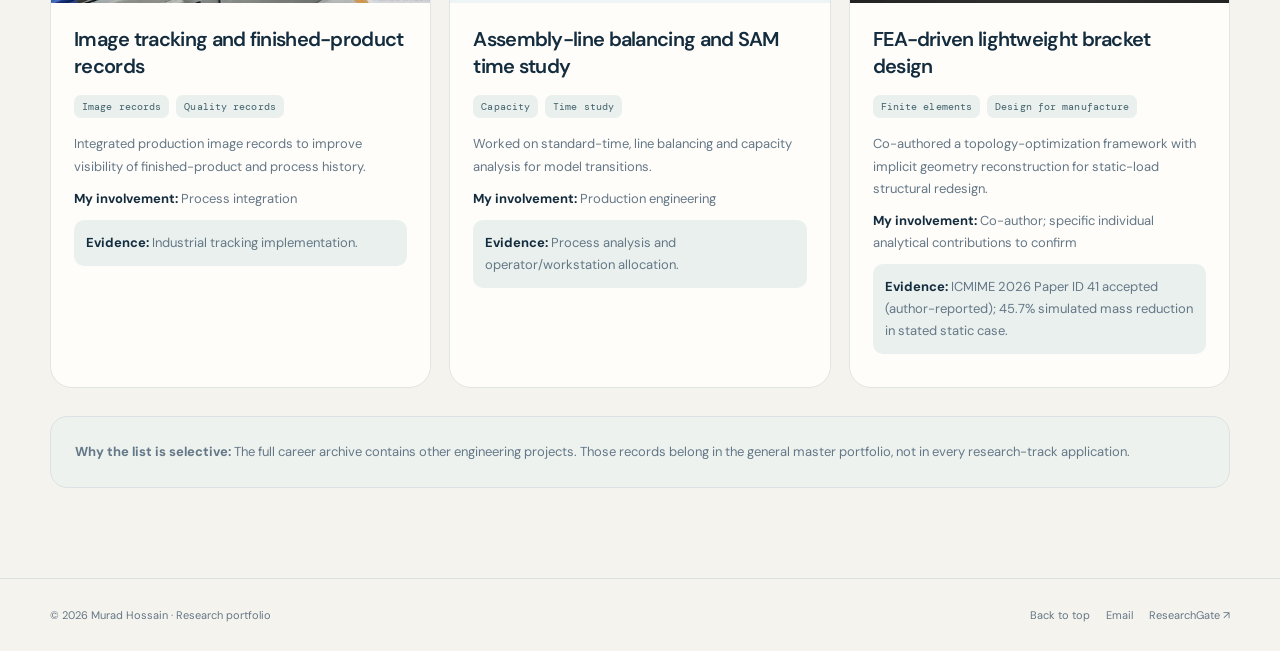
<file: projects.html>
<!DOCTYPE html>
<!-- EDIT THIS PAGE: content lives here; design in assets/css/style.css; interactive behavior in assets/js/main.js -->
<html lang="en">
 <head>
  <meta charset="utf-8"/>
  <meta content="width=device-width, initial-scale=1" name="viewport"/>
  <meta content="#0b2435" name="theme-color"/>
  <meta content="Murad Hossain research portfolio focused on Smart Manufacturing &amp; Industry 4.0. Selected projects, research and relevant credentials." name="description"/>
  <meta content="Smart Manufacturing &amp; Industry 4.0 | Murad Hossain" property="og:title"/>
  <meta content="Murad Hossain research portfolio focused on Smart Manufacturing &amp; Industry 4.0. Selected projects, research and relevant credentials." property="og:description"/>
  <meta content="website" property="og:type"/>
  <title>
   Smart Manufacturing | Murad Hossain &mdash; Research Portfolio
  </title>
  <link href="assets/images/favicon.svg" rel="icon" type="image/svg+xml"/>
  <link href="assets/css/style.css" rel="stylesheet"/>
  <script defer="" src="assets/js/main.js">
  </script>
 </head>
 <body>
  <a class="skip-link" href="#main">
   Skip to content
  </a>
  <header class="site-header">
   <div class="container header-inner">
    <a aria-label="Murad Hossain home" class="brand" href="index.html">
     <span class="brand-mark">
      MH
     </span>
     <span class="brand-copy">
      <strong>
       Murad Hossain
      </strong>
      <small>
       Mechanical Engineering &middot; Research
      </small>
     </span>
    </a>
    <button aria-expanded="false" aria-label="Open navigation" class="menu-toggle" type="button">
     Menu ☰
    </button>
    <nav aria-label="Main navigation" class="nav-links">
     <a href="index.html">
      Home
     </a>
     <a href="research.html">
      Research &amp; Publications
     </a>
     <a class="active" href="projects.html">
      Projects
     </a>
     <a href="experience.html">
      Experience
     </a>
     <a href="awards.html">
      Selected Credentials
     </a>
     <a class="nav-cta" href="cv.html">
      CV &amp; Contact
     </a>
    </nav>
   </div>
  </header>
  <main id="main">
   <section class="page-hero">
    <div class="container">
     <p class="eyebrow">
      Research-track project selection
     </p>
     <h1>
      Selected projects in Smart Manufacturing &amp; Industry 4.0
     </h1>
     <p class="lead">
      6 specific projects are presented here because they support this field. Unrelated industrial projects and papers have intentionally been excluded.
     </p>
    </div>
   </section>
   <section class="section">
    <div class="container">
     <div class="section-head">
      <div>
       <p class="eyebrow">
        Curated engineering record
       </p>
       <h2>
        Projects that
        <em>
         fit this track.
        </em>
       </h2>
      </div>
      <p>
       Not a catalogue of every professional assignment.
      </p>
     </div>
     <div class="cards-grid">
      <!-- PROJECT 1: Pirani gauge / CAN-HS vacuum process monitoring -->
      <article class="card dedicated-project" id="project-1">
       <div class="card-media">
        <img alt="Pirani gauge / CAN-HS vacuum process monitoring" loading="lazy" src="assets/images/vacuum-system.webp"/>
        <span class="media-label">
         Industrial case study
        </span>
       </div>
       <div class="card-body">
        <h3>
         Pirani gauge / CAN-HS vacuum process monitoring
        </h3>
        <div class="tag-row">
         <span class="tag">
          CAN-HS
         </span>
         <span class="tag">
          Sensors
         </span>
         <span class="tag">
          Vacuum
         </span>
        </div>
        <p>
         Worked on real-time vacuum monitoring to improve visibility into cooling-circuit evacuation conditions.
        </p>
        <p>
         <strong>
          My involvement:
         </strong>
         Sensor and process-system implementation
        </p>
        <p class="result-note">
         <strong>
          Evidence:
         </strong>
         Industrial monitoring implementation.
        </p>
       </div>
      </article>
      <!-- PROJECT 2: Cooling-circuit evacuation process improvement to reduce choking-related issues -->
      <article class="card dedicated-project" id="project-2">
       <div class="card-media">
        <img alt="Cooling-circuit evacuation process improvement to reduce choking-related issues" loading="lazy" src="assets/images/refrigerant-eol-test.webp"/>
        <span class="media-label">
         Industrial case study
        </span>
       </div>
       <div class="card-body">
        <h3>
         Cooling-circuit evacuation process improvement to reduce choking-related issues
        </h3>
        <div class="tag-row">
         <span class="tag">
          Process capability
         </span>
         <span class="tag">
          Production reliability
         </span>
        </div>
        <p>
         Evaluated booster pumping, vacuum-pressure compressor application, dual hoses and pump upgrades as part of a manufacturing reliability program.
        </p>
        <p>
         <strong>
          My involvement:
         </strong>
         Process evaluation and implementation
        </p>
        <p class="result-note">
         <strong>
          Evidence:
         </strong>
         Reported choking issue rate 0.13% to 0.02% across 2021&ndash;2025; multiple interventions were involved.
        </p>
       </div>
      </article>
      <!-- PROJECT 3: Manufacturing barcode traceability cross-check -->
      <article class="card dedicated-project" id="project-3">
       <div class="card-media">
        <img alt="Manufacturing barcode traceability cross-check" loading="lazy" src="assets/images/barcode-traceability.svg"/>
        <span class="media-label">
         Industrial case study
        </span>
       </div>
       <div class="card-body">
        <h3>
         Manufacturing barcode traceability cross-check
        </h3>
        <div class="tag-row">
         <span class="tag">
          Traceability
         </span>
         <span class="tag">
          Quality
         </span>
        </div>
        <p>
         Supported cross-verification of compressor and finished-product identifiers in assembly operations.
        </p>
        <p>
         <strong>
          My involvement:
         </strong>
         Workflow and process engineering
        </p>
        <p class="result-note">
         <strong>
          Evidence:
         </strong>
         Traceability workflow; independent defect-reduction metric not supplied.
        </p>
       </div>
      </article>
      <!-- PROJECT 4: Image tracking and finished-product records -->
      <article class="card dedicated-project" id="project-4">
       <div class="card-media">
        <img alt="Image tracking and finished-product records" loading="lazy" src="assets/images/image-tracking.webp"/>
        <span class="media-label">
         Industrial case study
        </span>
       </div>
       <div class="card-body">
        <h3>
         Image tracking and finished-product records
        </h3>
        <div class="tag-row">
         <span class="tag">
          Image records
         </span>
         <span class="tag">
          Quality records
         </span>
        </div>
        <p>
         Integrated production image records to improve visibility of finished-product and process history.
        </p>
        <p>
         <strong>
          My involvement:
         </strong>
         Process integration
        </p>
        <p class="result-note">
         <strong>
          Evidence:
         </strong>
         Industrial tracking implementation.
        </p>
       </div>
      </article>
      <!-- PROJECT 5: Assembly-line balancing and SAM time study -->
      <article class="card dedicated-project" id="project-5">
       <div class="card-media">
        <img alt="Assembly-line balancing and SAM time study" loading="lazy" src="assets/images/line-balancing.svg"/>
        <span class="media-label">
         Industrial case study
        </span>
       </div>
       <div class="card-body">
        <h3>
         Assembly-line balancing and SAM time study
        </h3>
        <div class="tag-row">
         <span class="tag">
          Capacity
         </span>
         <span class="tag">
          Time study
         </span>
        </div>
        <p>
         Worked on standard-time, line balancing and capacity analysis for model transitions.
        </p>
        <p>
         <strong>
          My involvement:
         </strong>
         Production engineering
        </p>
        <p class="result-note">
         <strong>
          Evidence:
         </strong>
         Process analysis and operator/workstation allocation.
        </p>
       </div>
      </article>
      <!-- PROJECT 6: FEA-driven lightweight bracket design -->
      <article class="card dedicated-project" id="project-6">
       <div class="card-media">
        <img alt="FEA-driven lightweight bracket design" loading="lazy" src="assets/images/topology-fea.webp"/>
        <span class="media-label">
         Accepted conference paper
        </span>
       </div>
       <div class="card-body">
        <h3>
         FEA-driven lightweight bracket design
        </h3>
        <div class="tag-row">
         <span class="tag">
          Finite elements
         </span>
         <span class="tag">
          Design for manufacture
         </span>
        </div>
        <p>
         Co-authored a topology-optimization framework with implicit geometry reconstruction for static-load structural redesign.
        </p>
        <p>
         <strong>
          My involvement:
         </strong>
         Co-author; specific individual analytical contributions to confirm
        </p>
        <p class="result-note">
         <strong>
          Evidence:
         </strong>
         ICMIME 2026 Paper ID 41 accepted (author-reported); 45.7% simulated mass reduction in stated static case.
        </p>
       </div>
      </article>
     </div>
     <div class="track-disclosure">
      <strong>
       Why the list is selective:
      </strong>
      The full career archive contains other engineering projects. Those records belong in the general master portfolio, not in every research-track application.
     </div>
    </div>
   </section>
  </main>
  <footer class="site-footer">
   <div class="container footer-inner">
    <div>
     &copy;
     <span data-year="">
      2026
     </span>
     Murad Hossain &middot; Research portfolio
    </div>
    <div class="footer-links">
     <a href="index.html">
      Back to top
     </a>
     <a href="mailto:hossainmurad.me@gmail.com">
      Email
     </a>
     <a href="https://www.researchgate.net/profile/Murad-Hossain-26" rel="noopener" target="_blank">
      ResearchGate &nearrow;
     </a>
    </div>
   </div>
  </footer>
 </body>
</html>
</file>
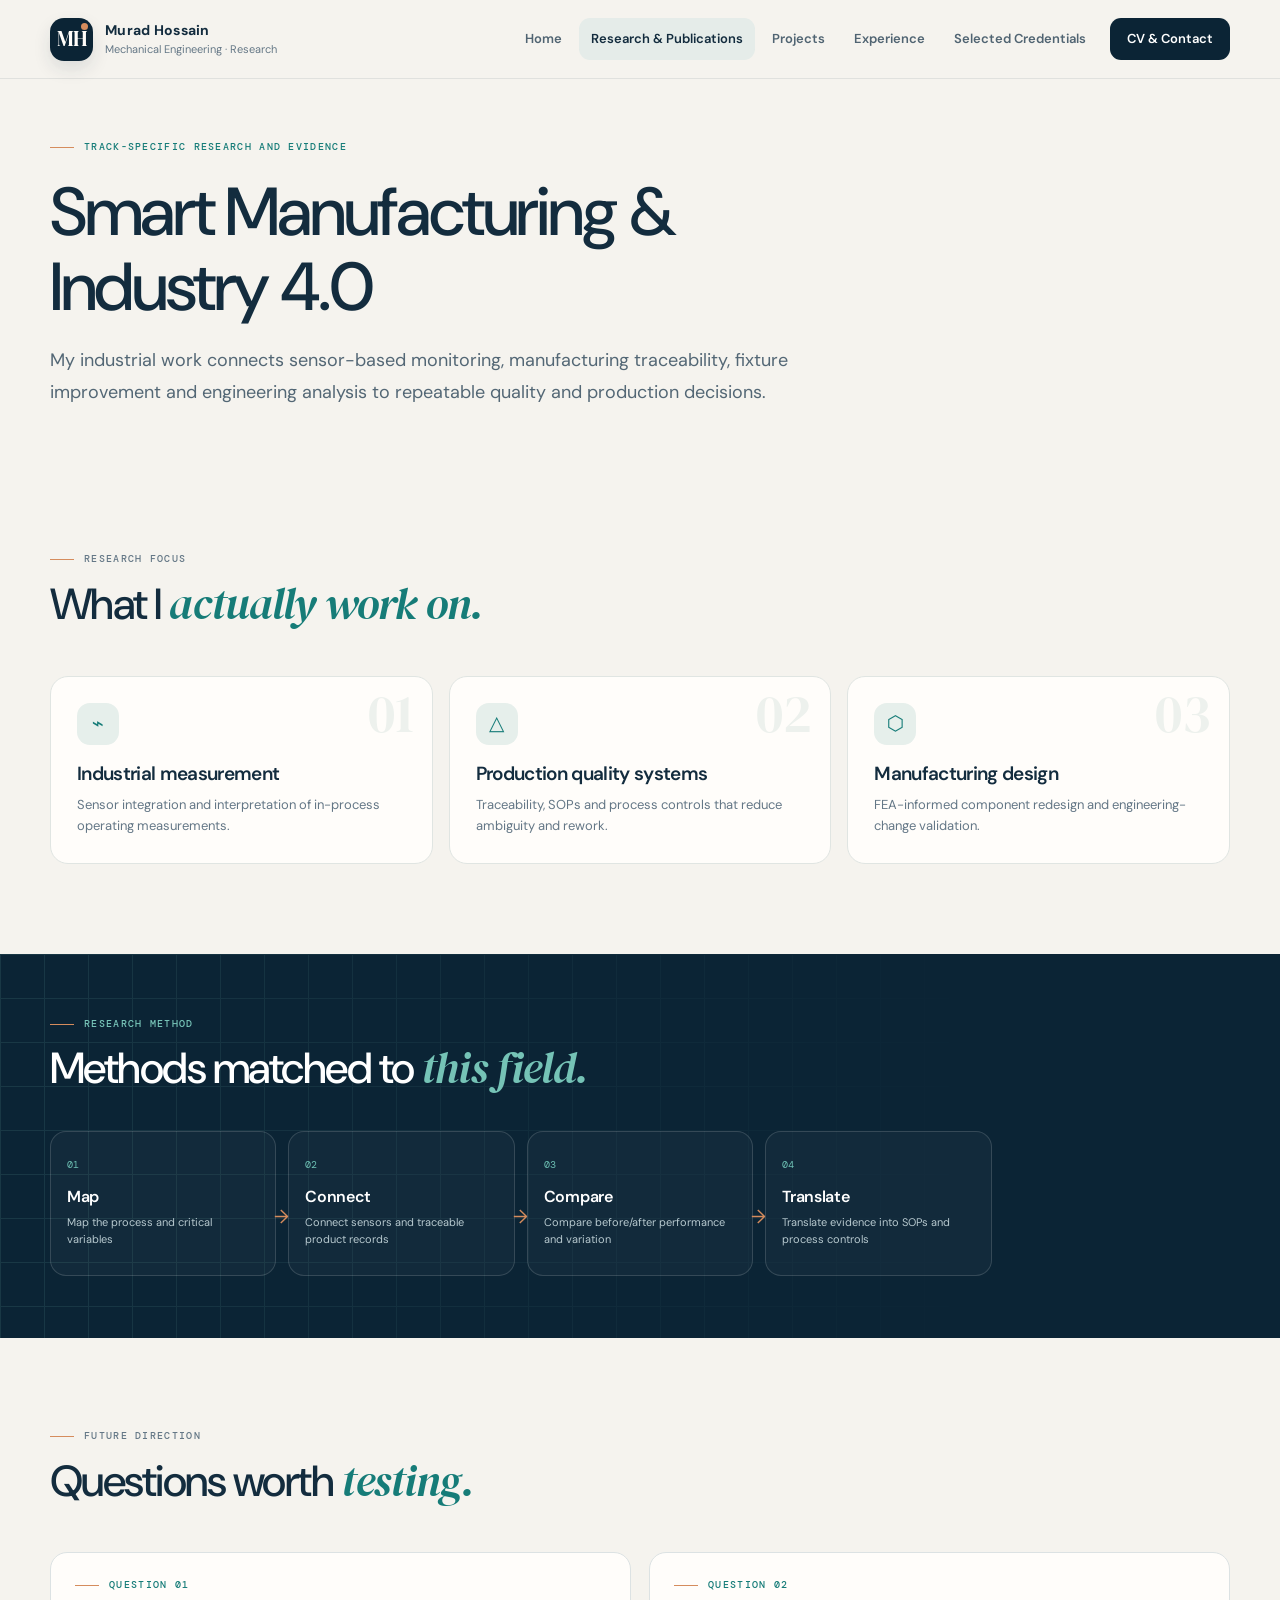
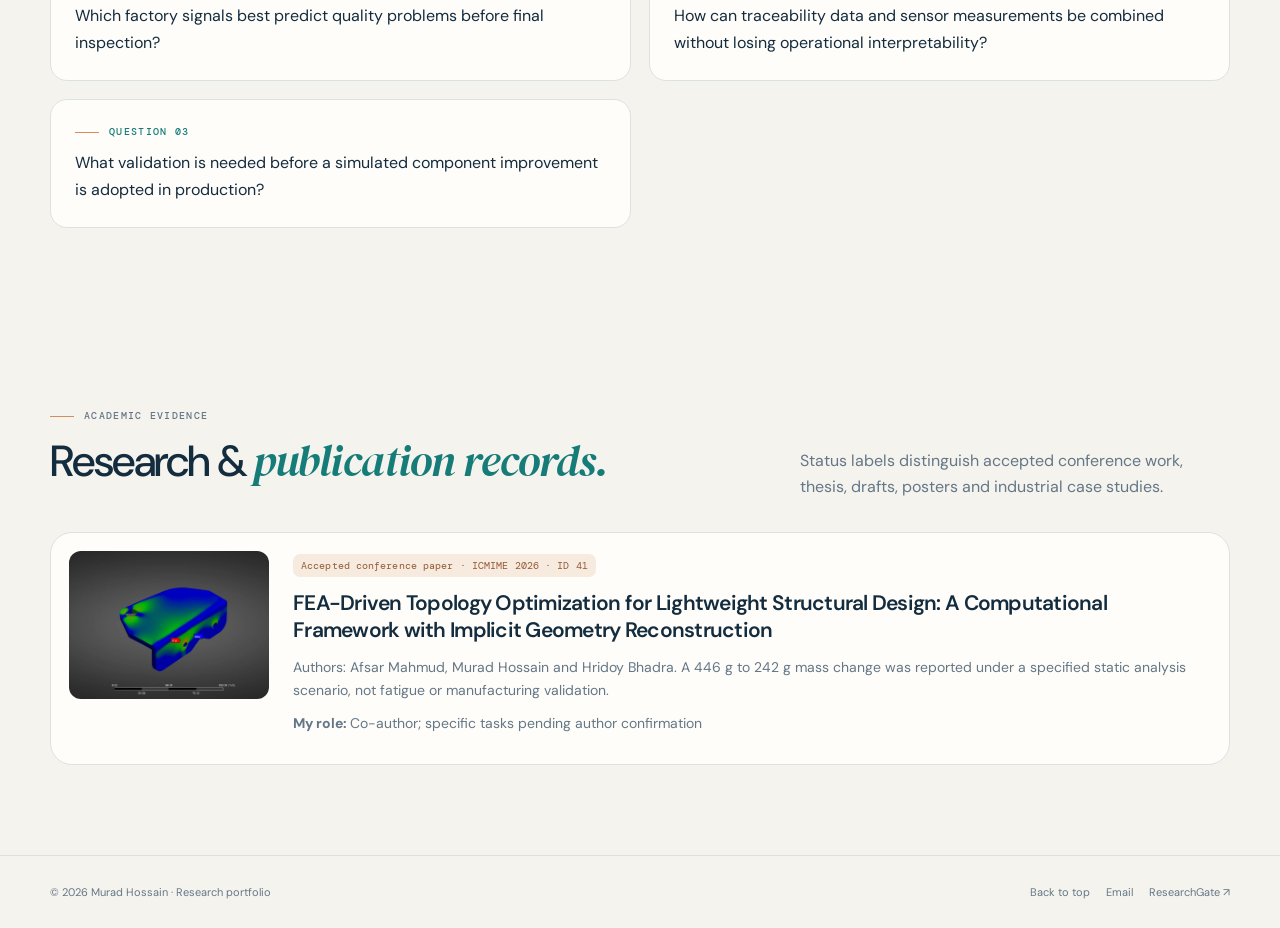
<file: research.html>
<!DOCTYPE html>
<!-- EDIT THIS PAGE: content lives here; design in assets/css/style.css; interactive behavior in assets/js/main.js -->
<html lang="en">
 <head>
  <meta charset="utf-8"/>
  <meta content="width=device-width, initial-scale=1" name="viewport"/>
  <meta content="#0b2435" name="theme-color"/>
  <meta content="Murad Hossain research portfolio focused on Smart Manufacturing &amp; Industry 4.0. Selected projects, research and relevant credentials." name="description"/>
  <meta content="Smart Manufacturing &amp; Industry 4.0 | Murad Hossain" property="og:title"/>
  <meta content="Murad Hossain research portfolio focused on Smart Manufacturing &amp; Industry 4.0. Selected projects, research and relevant credentials." property="og:description"/>
  <meta content="website" property="og:type"/>
  <title>
   Smart Manufacturing | Murad Hossain &mdash; Research Portfolio
  </title>
  <link href="assets/images/favicon.svg" rel="icon" type="image/svg+xml"/>
  <link href="assets/css/style.css" rel="stylesheet"/>
  <script defer="" src="assets/js/main.js">
  </script>
 </head>
 <body>
  <a class="skip-link" href="#main">
   Skip to content
  </a>
  <header class="site-header">
   <div class="container header-inner">
    <a aria-label="Murad Hossain home" class="brand" href="index.html">
     <span class="brand-mark">
      MH
     </span>
     <span class="brand-copy">
      <strong>
       Murad Hossain
      </strong>
      <small>
       Mechanical Engineering &middot; Research
      </small>
     </span>
    </a>
    <button aria-expanded="false" aria-label="Open navigation" class="menu-toggle" type="button">
     Menu ☰
    </button>
    <nav aria-label="Main navigation" class="nav-links">
     <a href="index.html">
      Home
     </a>
     <a class="active" href="research.html">
      Research &amp; Publications
     </a>
     <a href="projects.html">
      Projects
     </a>
     <a href="experience.html">
      Experience
     </a>
     <a href="awards.html">
      Selected Credentials
     </a>
     <a class="nav-cta" href="cv.html">
      CV &amp; Contact
     </a>
    </nav>
   </div>
  </header>
  <main id="main">
   <!-- RESEARCH / Intro -->
   <section class="page-hero">
    <div class="container">
     <p class="eyebrow">
      Track-specific research and evidence
     </p>
     <h1>
      Smart Manufacturing &amp; Industry 4.0
     </h1>
     <p class="lead">
      My industrial work connects sensor-based monitoring, manufacturing traceability, fixture improvement and engineering analysis to repeatable quality and production decisions.
     </p>
    </div>
   </section>
   <section class="section">
    <div class="container">
     <div class="section-head">
      <div>
       <p class="eyebrow">
        Research focus
       </p>
       <h2>
        What I
        <em>
         actually work on.
        </em>
       </h2>
      </div>
      <p>
      </p>
     </div>
     <div class="focus-grid">
      <article class="focus-card" data-index="01">
       <div class="icon-box">
        ⌁
       </div>
       <h3>
        Industrial measurement
       </h3>
       <p>
        Sensor integration and interpretation of in-process operating measurements.
       </p>
      </article>
      <article class="focus-card" data-index="02">
       <div class="icon-box">
        &xutri;
       </div>
       <h3>
        Production quality systems
       </h3>
       <p>
        Traceability, SOPs and process controls that reduce ambiguity and rework.
       </p>
      </article>
      <article class="focus-card" data-index="03">
       <div class="icon-box">
        ⬡
       </div>
       <h3>
        Manufacturing design
       </h3>
       <p>
        FEA-informed component redesign and engineering-change validation.
       </p>
      </article>
     </div>
    </div>
   </section>
   <section class="section-sm dark-section">
    <div class="container">
     <p class="eyebrow">
      Research method
     </p>
     <h2>
      Methods matched to
      <em>
       this field.
      </em>
     </h2>
     <div class="workflow">
      <div class="workflow-step">
       <span>
        01
       </span>
       <h3>
        Map
       </h3>
       <p>
        Map the process and critical variables
       </p>
      </div>
      <div class="workflow-step">
       <span>
        02
       </span>
       <h3>
        Connect
       </h3>
       <p>
        Connect sensors and traceable product records
       </p>
      </div>
      <div class="workflow-step">
       <span>
        03
       </span>
       <h3>
        Compare
       </h3>
       <p>
        Compare before/after performance and variation
       </p>
      </div>
      <div class="workflow-step">
       <span>
        04
       </span>
       <h3>
        Translate
       </h3>
       <p>
        Translate evidence into SOPs and process controls
       </p>
      </div>
     </div>
    </div>
   </section>
   <section class="section">
    <div class="container">
     <div class="section-head">
      <div>
       <p class="eyebrow">
        Future direction
       </p>
       <h2>
        Questions worth
        <em>
         testing.
        </em>
       </h2>
      </div>
      <p>
      </p>
     </div>
     <div class="two-up">
      <article class="question-card">
       <span class="eyebrow">
        QUESTION 01
       </span>
       <p>
        Which factory signals best predict quality problems before final inspection?
       </p>
      </article>
      <article class="question-card">
       <span class="eyebrow">
        QUESTION 02
       </span>
       <p>
        How can traceability data and sensor measurements be combined without losing operational interpretability?
       </p>
      </article>
      <article class="question-card">
       <span class="eyebrow">
        QUESTION 03
       </span>
       <p>
        What validation is needed before a simulated component improvement is adopted in production?
       </p>
      </article>
     </div>
    </div>
   </section>
   <section class="section" id="selected-research">
    <div class="container">
     <div class="section-head">
      <div>
       <p class="eyebrow">
        Academic evidence
       </p>
       <h2>
        Research &amp;
        <em>
         publication records.
        </em>
       </h2>
      </div>
      <p>
       Status labels distinguish accepted conference work, thesis, drafts, posters and industrial case studies.
      </p>
     </div>
     <div class="publication-list">
      <!-- RESEARCH RECORD 1: FEA-Driven Topology Optimization for Lightweight Structural Design: A Computational Framework with Implicit Geometry Reconstruction -->
      <article class="publication-item">
       <img alt="FEA-Driven Topology Optimization for Lightweight Structural Design: A Computational Framework with Implicit Geometry Reconstruction" loading="lazy" src="assets/images/topology-fea.webp"/>
       <div class="publication-content">
        <span class="tag status">
         Accepted conference paper &middot; ICMIME 2026 &middot; ID 41
        </span>
        <h3>
         FEA-Driven Topology Optimization for Lightweight Structural Design: A Computational Framework with Implicit Geometry Reconstruction
        </h3>
        <p>
         Authors: Afsar Mahmud, Murad Hossain and Hridoy Bhadra. A 446 g to 242 g mass change was reported under a specified static analysis scenario, not fatigue or manufacturing validation.
        </p>
        <p>
         <strong>
          My role:
         </strong>
         Co-author; specific tasks pending author confirmation
        </p>
       </div>
      </article>
     </div>
    </div>
   </section>
  </main>
  <footer class="site-footer">
   <div class="container footer-inner">
    <div>
     &copy;
     <span data-year="">
      2026
     </span>
     Murad Hossain &middot; Research portfolio
    </div>
    <div class="footer-links">
     <a href="index.html">
      Back to top
     </a>
     <a href="mailto:hossainmurad.me@gmail.com">
      Email
     </a>
     <a href="https://www.researchgate.net/profile/Murad-Hossain-26" rel="noopener" target="_blank">
      ResearchGate &nearrow;
     </a>
    </div>
   </div>
  </footer>
 </body>
</html>
</file>
<file: assets/css/style.css>
@import url('https://fonts.googleapis.com/css2?family=DM+Mono:wght@400;500&family=DM+Sans:wght@400;500;600;700&family=DM+Serif+Display:ital@0;1&display=swap');
:root {
    --paper: #f5f3ee; /* EDIT PAGE BACKGROUND */
    --white: #fffdfa;
    --ink: #132c3e;
    --navy: #0b2435; /* EDIT DARK PANELS AND PRIMARY BUTTONS */
    --navy2: #12384a;
    --teal: #167c78; /* EDIT RESEARCH ACCENT */
    --teal2: #55b5a9;
    --copper: #d58c5d; /* EDIT WARM SMALL ACCENTS */
    --muted: #647786;
    --line: #dce2e3;
    --soft: #eaf0ee;
    --shadow: 0 22px 55px rgba(15,42,57,.10);
    --radius: 22px; /* EDIT GLOBAL CORNER ROUNDNESS */
    --sans: 'DM Sans',system-ui,-apple-system,BlinkMacSystemFont,'Segoe UI',sans-serif;
    --serif: 'DM Serif Display',Georgia,serif;
    --mono: 'DM Mono',ui-monospace,monospace;
}
* {
    box-sizing: border-box;
}
html {
    scroll-behavior: smooth;
    scroll-padding-top: 92px;
}
body {
    margin: 0;
    background: var(--paper);
    color: var(--ink);
    font-family: var(--sans);
    font-size: 16px;
    line-height: 1.65;
}
img {
    max-width: 100%;
    display: block;
}
a {
    color: inherit;
    text-decoration: none;
}
a:hover {
    color: var(--teal);
}
button {
    font: inherit;
}
.skip-link {
    position: absolute;
    left: -9999px;
    top: 8px;
    background: white;
    padding: 10px 14px;
    z-index: 999;
}
.skip-link:focus {
    left: 8px;
}
.container {
    width: min(1180px,calc(100% - 44px));
    margin-inline: auto;
}
.narrow {
    width: min(880px,calc(100% - 44px));
    margin-inline: auto;
}
.site-header {
    position: sticky;
    top: 0;
    z-index: 50;
    background: rgba(245,243,238,.90);
    backdrop-filter: blur(18px);
    border-bottom: 1px solid rgba(19,44,62,.09);
}
.header-inner {
    height: 78px;
    display: flex;
    align-items: center;
    justify-content: space-between;
    gap: 24px;
}
.brand {
    display: flex;
    align-items: center;
    gap: 12px;
    min-width: 220px;
}
.brand-mark {
    display: grid;
    place-items: center;
    width: 43px;
    height: 43px;
    border-radius: 14px;
    background: var(--navy);
    color: var(--white);
    font-family: var(--serif);
    font-size: 21px;
    letter-spacing: -1px;
    position: relative;
    box-shadow: 0 8px 18px #0b24351c;
}
.brand-mark:after {
    content: '';
    position: absolute;
    width: 7px;
    height: 7px;
    border-radius: 50%;
    background: var(--copper);
    right: 5px;
    top: 5px;
}
.brand-copy {
    display: flex;
    flex-direction: column;
    line-height: 1.18;
}
.brand-copy strong {
    font-size: 14px;
    letter-spacing: .02em;
}
.brand-copy small {
    color: var(--muted);
    font-size: 11px;
    margin-top: 5px;
}
.nav-links {
    display: flex;
    align-items: center;
    gap: 5px;
}
.nav-links a {
    font-size: 13px;
    font-weight: 600;
    color: #506472;
    padding: 10px 12px;
    border-radius: 11px;
    transition: .2s;
}
.nav-links a:hover,.nav-links a.active {
    background: #e5ece9;
    color: var(--ink);
}
.nav-links a.nav-cta {
    background: var(--navy);
    color: white;
    padding-inline: 17px;
    margin-left: 7px;
}
.nav-links a.nav-cta:hover {
    background: var(--teal);
}
.menu-toggle {
    display: none;
    border: 1px solid var(--line);
    background: var(--white);
    border-radius: 12px;
    padding: 9px 12px;
    color: var(--ink);
    cursor: pointer;
}
.eyebrow {
    font-family: var(--mono);
    text-transform: uppercase;
    letter-spacing: .13em;
    font-size: 10px;
    font-weight: 500;
    color: var(--teal);
    display: flex;
    align-items: center;
    gap: 10px;
}
.eyebrow:before {
    content: '';
    display: inline-block;
    width: 24px;
    height: 1px;
    background: var(--copper);
}
h1,h2,h3,h4,p {
    margin-top: 0;
}
h1,h2,h3 {
    line-height: 1.12;
    letter-spacing: -.035em;
}
h1 {
    font-size: clamp(42px,5.3vw,70px);
    font-weight: 500;
    margin: 18px 0 20px;
    max-width: 760px;
}
h1 em,h2 em {
    font-family: var(--serif);
    font-weight: 400;
    color: var(--teal);
    letter-spacing: -.025em;
}
h2 {
    font-size: clamp(31px,3.4vw,45px);
    font-weight: 500;
    margin: 12px 0 15px;
}
h3 {
    font-size: 22px;
    font-weight: 600;
    margin-bottom: 10px;
}
h4 {
    font-size: 14px;
    margin-bottom: 6px;
}
.lead {
    font-size: 18px;
    line-height: 1.75;
    color: #536775;
    max-width: 670px;
}
.muted {
    color: var(--muted);
}
.small {
    font-size: 13px;
}
.mono {
    font-family: var(--mono);
}
.section {
    padding: 90px 0;
}
.section-sm {
    padding: 62px 0;
}
.section-head {
    display: flex;
    justify-content: space-between;
    align-items: end;
    gap: 35px;
    margin-bottom: 32px;
}
.section-head>div:first-child {
    max-width: 720px;
}
.section-head p {
    color: var(--muted);
    max-width: 430px;
    margin: 0;
}
.section-kicker {
    font-family: var(--mono);
    font-size: 11px;
    color: var(--teal);
    letter-spacing: .12em;
    text-transform: uppercase;
}
.hero {
    padding: 72px 0 74px;
    position: relative;
    overflow: hidden;
}
.hero:before {
    content: '';
    position: absolute;
    right: -180px;
    top: -180px;
    width: 600px;
    height: 600px;
    border-radius: 50%;
    background: radial-gradient(circle,rgba(85,181,169,.17),rgba(85,181,169,0) 68%);
    pointer-events: none;
}
.hero-grid {
    display: grid;
    grid-template-columns: 1.08fr .92fr;
    gap: 60px;
    align-items: center;
    position: relative;
}
.hero-copy {
    position: relative;
    z-index: 1;
}
.hero-copy .lead {
    max-width: 650px;
}
.hero-actions {
    display: flex;
    gap: 12px;
    flex-wrap: wrap;
    margin: 28px 0 25px;
}
.btn {
    display: inline-flex;
    align-items: center;
    justify-content: center;
    gap: 10px;
    padding: 13px 18px;
    border-radius: 12px;
    font-size: 13px;
    font-weight: 700;
    border: 1px solid transparent;
    transition: transform .2s,background .2s,box-shadow .2s;
    cursor: pointer;
}
.btn:hover {
    transform: translateY(-2px);
}
.btn-primary {
    background: var(--navy);
    color: white;
    box-shadow: 0 12px 24px #0b24351c;
}
.btn-primary:hover {
    background: var(--teal);
    color: white;
}
.btn-secondary {
    background: var(--white);
    border-color: #d8dfdf;
    color: var(--ink);
}
.btn-secondary:hover {
    border-color: var(--teal);
    color: var(--teal);
}
.btn-light {
    background: white;
    color: var(--navy);
}
.hero-meta {
    display: flex;
    gap: 20px;
    flex-wrap: wrap;
    color: var(--muted);
    font-size: 12px;
}
.hero-meta span {
    display: flex;
    align-items: center;
    gap: 7px;
}
.hero-meta i {
    width: 5px;
    height: 5px;
    background: var(--copper);
    border-radius: 50%;
    display: inline-block;
}
.hero-art {
    min-height: 470px;
    position: relative;
    display: flex;
    align-items: center;
    justify-content: center;
}
.hero-panel {
    width: 100%;
    max-width: 480px;
    position: relative;
    background: var(--navy);
    border-radius: 28px;
    padding: 14px;
    box-shadow: 0 35px 70px rgba(8,36,52,.22);
    transform: rotate(1.5deg);
    overflow: hidden;
}
.hero-panel:before {
    content: '';
    position: absolute;
    inset: 0;
    background: linear-gradient(140deg,rgba(85,181,169,.25),transparent 45%,rgba(213,140,93,.12));
    pointer-events: none;
}
.hero-panel img {
    position: relative;
    border-radius: 17px;
    width: 100%;
    height: 300px;
    object-fit: cover;
    object-position: center;
    background: #fff;
}
.hero-panel-caption {
    position: relative;
    display: flex;
    align-items: center;
    justify-content: space-between;
    gap: 12px;
    color: #eaf3f2;
    padding: 16px 8px 7px;
}
.hero-panel-caption strong {
    font-size: 13px;
}
.hero-panel-caption small {
    display: block;
    color: #a9c2c9;
    font-size: 10px;
    margin-top: 3px;
}
.live-dot {
    display: inline-flex;
    align-items: center;
    gap: 7px;
    border: 1px solid #47707d;
    border-radius: 100px;
    padding: 7px 10px;
    font: 10px var(--mono);
    color: #d8ebe6;
    white-space: nowrap;
}
.live-dot:before {
    content: '';
    width: 6px;
    height: 6px;
    background: #69d2a5;
    border-radius: 50%;
    box-shadow: 0 0 0 4px #69d2a51c;
}
.float-card {
    position: absolute;
    background: var(--white);
    border: 1px solid #e1e6e3;
    border-radius: 16px;
    box-shadow: var(--shadow);
    padding: 14px 16px;
    z-index: 3;
}
.float-card .number {
    font-family: var(--serif);
    font-size: 30px;
    line-height: 1;
    color: var(--teal);
}
.float-card .label {
    display: block;
    font-size: 10px;
    color: var(--muted);
    margin-top: 5px;
    max-width: 130px;
    line-height: 1.35;
}
.float-card.metric-one {
    left: -12px;
    bottom: 32px;
    transform: rotate(-3deg);
}
.float-card.metric-two {
    right: -12px;
    top: 30px;
    transform: rotate(3deg);
}
.portrait-chip {
    position: absolute;
    right: 14px;
    bottom: -20px;
    z-index: 4;
    display: flex;
    align-items: center;
    gap: 11px;
    background: #fffdfa;
    border: 1px solid #e3e7e4;
    padding: 8px 15px 8px 8px;
    border-radius: 50px;
    box-shadow: var(--shadow);
}
.portrait-chip img {
    width: 48px;
    height: 48px;
    object-fit: cover;
    object-position: center 25%;
    border-radius: 50%;
    background: #d8e7e5;
}
.portrait-chip strong {
    display: block;
    font-size: 12px;
}
.portrait-chip small {
    display: block;
    font-size: 10px;
    color: var(--muted);
}
.stats-strip {
    background: var(--navy);
    color: white;
    padding: 27px 0;
}
.stats-grid {
    display: grid;
    grid-template-columns: repeat(4,1fr);
    gap: 20px;
}
.stat {
    border-right: 1px solid #ffffff24;
    padding: 3px 18px 3px 0;
}
.stat:last-child {
    border: 0;
}
.stat strong {
    display: block;
    font-family: var(--serif);
    font-size: 32px;
    font-weight: 400;
    color: #f7e5d4;
    line-height: 1.15;
}
.stat span {
    display: block;
    font-size: 11px;
    color: #b9cbd0;
    margin-top: 5px;
}
.cards-grid {
    display: grid;
    grid-template-columns: repeat(3,1fr);
    gap: 18px;
}
.card {
    background: var(--white);
    border: 1px solid #e1e5e2;
    border-radius: var(--radius);
    overflow: hidden;
    transition: transform .25s,box-shadow .25s,border-color .25s;
}
.card:hover {
    transform: translateY(-5px);
    box-shadow: var(--shadow);
    border-color: #c8d8d4;
}
.card-body {
    padding: 23px;
}
.card-media {
    position: relative;
    overflow: hidden;
    background: #e8eeeb;
    min-height: 180px;
}
.card-media img {
    width: 100%;
    height: 210px;
    object-fit: cover;
    transition: transform .4s;
}
.card:hover .card-media img {
    transform: scale(1.035);
}
.card-media .media-label {
    position: absolute;
    left: 14px;
    bottom: 14px;
    background: rgba(11,36,53,.88);
    color: white;
    padding: 7px 10px;
    border-radius: 8px;
    font: 10px var(--mono);
    letter-spacing: .02em;
}
.tag-row {
    display: flex;
    gap: 7px;
    flex-wrap: wrap;
    margin: 15px 0;
}
.tag {
    display: inline-flex;
    align-items: center;
    border-radius: 7px;
    background: #eaf0ee;
    color: #42616a;
    padding: 5px 8px;
    font: 10px var(--mono);
    letter-spacing: .01em;
}
.tag.status {
    background: #f7eadf;
    color: #935b37;
}
.card p {
    font-size: 13px;
    line-height: 1.7;
    color: var(--muted);
    margin-bottom: 16px;
}
.text-link {
    display: inline-flex;
    align-items: center;
    gap: 8px;
    font-size: 12px;
    font-weight: 700;
    color: var(--teal);
}
.text-link:after {
    content: '↗';
    font-size: 15px;
    transition: transform .2s;
}
.text-link:hover:after {
    transform: translate(3px,-2px);
}
.focus-grid {
    display: grid;
    grid-template-columns: repeat(3,1fr);
    gap: 16px;
}
.focus-card {
    padding: 26px;
    background: var(--white);
    border: 1px solid #e0e5e2;
    border-radius: 18px;
    position: relative;
    overflow: hidden;
}
.focus-card:after {
    content: attr(data-index);
    position: absolute;
    right: 18px;
    top: 9px;
    font-family: var(--serif);
    font-size: 54px;
    color: #edf1ed;
    line-height: 1;
}
.focus-card .icon-box {
    width: 42px;
    height: 42px;
    border-radius: 13px;
    background: #e6efeb;
    color: var(--teal);
    display: grid;
    place-items: center;
    font-size: 20px;
    margin-bottom: 18px;
    position: relative;
    z-index: 1;
}
.focus-card h3 {
    font-size: 19px;
    position: relative;
    z-index: 1;
}
.focus-card p {
    font-size: 13px;
    color: var(--muted);
    margin: 0;
    position: relative;
    z-index: 1;
}
.dark-section {
    background: var(--navy);
    color: white;
    position: relative;
    overflow: hidden;
}
.dark-section:before {
    content: '';
    position: absolute;
    inset: 0;
    opacity: .12;
    background-image: linear-gradient(#80c7bc 1px,transparent 1px),linear-gradient(90deg,#80c7bc 1px,transparent 1px);
    background-size: 44px 44px;
    mask-image: linear-gradient(90deg,black,transparent 78%);
}
.dark-section .container {
    position: relative;
    z-index: 1;
}
.dark-section .eyebrow {
    color: #77c4b8;
}
.dark-section h2 {
    color: white;
}
.dark-section h2 em {
    color: #75c3b6;
}
.dark-section p {
    color: #b7c9cf;
}
.workflow {
    display: grid;
    grid-template-columns: repeat(5,1fr);
    gap: 12px;
    margin-top: 38px;
}
.workflow-step {
    border: 1px solid #ffffff25;
    background: #ffffff08;
    border-radius: 16px;
    padding: 18px 16px;
    min-height: 145px;
    position: relative;
}
.workflow-step:not(:last-child):after {
    content: '→';
    position: absolute;
    right: -14px;
    top: 48%;
    z-index: 2;
    color: var(--copper);
    font-size: 19px;
}
.workflow-step span {
    font: 10px var(--mono);
    color: #6dc0b4;
}
.workflow-step h3 {
    font-size: 16px;
    color: white;
    margin: 12px 0 8px;
    letter-spacing: -.02em;
}
.workflow-step p {
    font-size: 11px;
    line-height: 1.5;
    margin: 0;
}
.quote-band {
    padding: 38px;
    background: #e6eeea;
    border-radius: 22px;
    display: grid;
    grid-template-columns: 1fr 1.4fr;
    gap: 35px;
    align-items: center;
}
.quote-band h3 {
    font-family: var(--serif);
    font-weight: 400;
    font-size: 30px;
    line-height: 1.25;
    margin: 0;
}
.quote-band p {
    color: #536a74;
    margin: 0;
}
.timeline {
    position: relative;
    margin-top: 25px;
}
.timeline:before {
    content: '';
    position: absolute;
    left: 13px;
    top: 9px;
    bottom: 12px;
    width: 1px;
    background: #c9d8d4;
}
.timeline-item {
    position: relative;
    padding: 0 0 30px 48px;
}
.timeline-item:before {
    content: '';
    position: absolute;
    left: 6px;
    top: 6px;
    width: 15px;
    height: 15px;
    border: 3px solid var(--paper);
    background: var(--teal);
    border-radius: 50%;
    box-shadow: 0 0 0 1px #7bb8ae;
}
.timeline-date {
    font: 10px var(--mono);
    color: var(--teal);
    text-transform: uppercase;
    letter-spacing: .07em;
}
.timeline-item h3 {
    margin: 6px 0 4px;
    font-size: 20px;
}
.timeline-item .org {
    font-size: 13px;
    font-weight: 700;
    color: #536a77;
    margin-bottom: 10px;
}
.timeline-item p {
    font-size: 13px;
    color: var(--muted);
    max-width: 800px;
}
.list-check {
    list-style: none;
    padding: 0;
    margin: 14px 0;
}
.list-check li {
    position: relative;
    padding-left: 22px;
    margin: 8px 0;
    color: #596d79;
    font-size: 13px;
}
.list-check li:before {
    content: '✓';
    position: absolute;
    left: 0;
    color: var(--teal);
    font-weight: 700;
}
.publication-list {
    display: grid;
    gap: 12px;
}
.publication {
    display: grid;
    grid-template-columns: 150px 1fr;
    gap: 24px;
    padding: 24px;
    border-radius: 18px;
    background: var(--white);
    border: 1px solid #e1e6e3;
}
.publication-meta {
    display: flex;
    flex-direction: column;
    gap: 8px;
    align-items: flex-start;
}
.publication-year {
    font: 11px var(--mono);
    color: var(--muted);
}
.publication h3 {
    font-size: 18px;
    line-height: 1.35;
    margin-bottom: 7px;
}
.publication p {
    font-size: 12px;
    color: var(--muted);
    margin: 0 0 9px;
}
.status-pill {
    font: 10px var(--mono);
    padding: 6px 8px;
    border-radius: 7px;
    background: #e8f1ee;
    color: #28736e;
}
.status-pill.draft {
    background: #f7e9dc;
    color: #935b37;
}
.status-pill.thesis {
    background: #e9edf7;
    color: #475c88;
}
.filter-row {
    display: flex;
    gap: 8px;
    flex-wrap: wrap;
    margin: 0 0 24px;
}
.filter-btn {
    border: 1px solid #dce3e0;
    background: var(--white);
    color: #647785;
    border-radius: 10px;
    padding: 9px 13px;
    font-size: 11px;
    font-weight: 700;
    cursor: pointer;
}
.filter-btn.active,.filter-btn:hover {
    background: var(--navy);
    border-color: var(--navy);
    color: white;
}
.skill-groups {
    display: grid;
    grid-template-columns: repeat(2,1fr);
    gap: 15px;
}
.skill-group {
    background: var(--white);
    border: 1px solid #e0e5e2;
    border-radius: 18px;
    padding: 23px;
}
.skill-group h3 {
    font-size: 17px;
}
.skill-chips {
    display: flex;
    flex-wrap: wrap;
    gap: 7px;
}
.skill-chips span {
    font-size: 11px;
    border: 1px solid #dfe6e2;
    background: #f5f7f4;
    color: #526a75;
    padding: 7px 10px;
    border-radius: 9px;
}
.contact-panel {
    background: linear-gradient(135deg,#102d40,#174957);
    color: white;
    border-radius: 28px;
    padding: 42px;
    display: grid;
    grid-template-columns: 1.2fr .8fr;
    gap: 30px;
    align-items: center;
    position: relative;
    overflow: hidden;
}
.contact-panel:after {
    content: '';
    position: absolute;
    right: -65px;
    bottom: -170px;
    width: 360px;
    height: 360px;
    border: 1px solid #7cc8bd44;
    border-radius: 50%;
    box-shadow: 0 0 0 36px #7cc8bd0d,0 0 0 72px #7cc8bd08;
}
.contact-panel>* {
    position: relative;
    z-index: 1;
}
.contact-panel h2 {
    color: white;
}
.contact-panel h2 em {
    color: #7bc8bc;
}
.contact-panel p {
    color: #bed0d5;
}
.contact-details {
    display: grid;
    gap: 12px;
}
.contact-details a {
    display: flex;
    align-items: center;
    gap: 12px;
    border: 1px solid #ffffff2e;
    background: #ffffff0b;
    padding: 12px 14px;
    border-radius: 12px;
    color: #eaf4f3;
    font-size: 12px;
}
.contact-details a:hover {
    background: #ffffff18;
}
.contact-icon {
    display: grid;
    place-items: center;
    width: 31px;
    height: 31px;
    background: #ffffff12;
    border-radius: 9px;
    color: #8bd0c5;
}
.site-footer {
    padding: 27px 0;
    border-top: 1px solid #dce2df;
    color: var(--muted);
    font-size: 11px;
}
.footer-inner {
    display: flex;
    justify-content: space-between;
    gap: 20px;
    align-items: center;
}
.footer-links {
    display: flex;
    gap: 16px;
    flex-wrap: wrap;
}
.notice {
    border-left: 3px solid var(--copper);
    background: #f7ece2;
    padding: 14px 17px;
    border-radius: 0 12px 12px 0;
    color: #76553f;
    font-size: 12px;
}
.page-hero {
    padding: 60px 0 35px;
}
.page-hero .lead {
    max-width: 760px;
}
.page-hero .eyebrow {
    margin-bottom: 18px;
}
.page-banner {
    background: var(--navy);
    color: white;
    border-radius: 24px;
    padding: 35px;
    position: relative;
    overflow: hidden;
}
.page-banner:after {
    content: '';
    position: absolute;
    right: -50px;
    top: -100px;
    width: 280px;
    height: 280px;
    border-radius: 50%;
    border: 1px solid #7ac7ba44;
    box-shadow: 0 0 0 30px #7ac7ba0d,0 0 0 60px #7ac7ba08;
}
.page-banner>* {
    position: relative;
    z-index: 1;
}
.page-banner h2 {
    color: white;
    font-size: 34px;
}
.page-banner p {
    color: #b9cbd0;
    max-width: 700px;
    margin: 0;
}
.cv-layout {
    display: grid;
    grid-template-columns: 1fr 1fr;
    gap: 18px;
}
.cv-card {
    background: var(--white);
    border: 1px solid #e1e5e2;
    border-radius: 18px;
    padding: 25px;
}
.cv-card h3 {
    font-size: 18px;
}
.cv-card p,.cv-card li {
    font-size: 13px;
    color: var(--muted);
}
.cv-card ul {
    padding-left: 18px;
}
.download-card {
    display: flex;
    align-items: center;
    gap: 18px;
    background: #e6eeea;
    border-radius: 18px;
    padding: 23px;
    margin-bottom: 20px;
}
.download-icon {
    width: 48px;
    height: 48px;
    border-radius: 14px;
    background: var(--teal);
    color: white;
    display: grid;
    place-items: center;
    font-size: 20px;
    flex-shrink: 0;
}
.download-card h3 {
    margin: 0 0 4px;
    font-size: 17px;
}
.download-card p {
    margin: 0;
    color: var(--muted);
    font-size: 12px;
}
.top-rule {
    height: 4px;
    width: 60px;
    background: var(--copper);
    border-radius: 9px;
    margin: 20px 0;
}
.empty-state {
    display: none;
    padding: 30px;
    text-align: center;
    color: var(--muted);
}
@media (max-width: 980px) {
    .nav-links {
        gap: 0;
    }
    .nav-links a {
        padding: 9px 8px;
        font-size: 12px;
    }
    .hero-grid {
        gap: 35px;
    }
    .hero-art {
        min-height: 420px;
    }
    .cards-grid {
        grid-template-columns: repeat(2,1fr);
    }
    .focus-grid {
        grid-template-columns: repeat(2,1fr);
    }
    .workflow {
        grid-template-columns: repeat(3,1fr);
    }
    .workflow-step:after {
        display: none;
    }
    .contact-panel {
        grid-template-columns: 1fr;
    }
    .contact-details {
        grid-template-columns: repeat(2,1fr);
    }
}
@media (max-width: 760px) {
    .container,.narrow {
        width: min(100% - 32px,1180px);
    }
    .header-inner {
        height: 70px;
    }
    .brand {
        min-width: 0;
    }
    .brand-copy small {
        display: none;
    }
    .menu-toggle {
        display: block;
    }
    .nav-links {
        display: none;
        position: absolute;
        left: 16px;
        right: 16px;
        top: 69px;
        padding: 12px;
        background: var(--white);
        border: 1px solid var(--line);
        border-radius: 16px;
        box-shadow: var(--shadow);
        align-items: stretch;
        flex-direction: column;
    }
    .nav-links.open {
        display: flex;
    }
    .nav-links a {
        padding: 12px 13px;
    }
    .nav-links a.nav-cta {
        margin: 5px 0 0;
        text-align: center;
    }
    .hero {
        padding: 48px 0 52px;
    }
    .hero-grid {
        grid-template-columns: 1fr;
        gap: 30px;
    }
    .hero-art {
        min-height: 380px;
        max-width: 500px;
        width: 100%;
        margin-inline: auto;
    }
    .hero-panel img {
        height: 260px;
    }
    .float-card.metric-one {
        left: -3px;
        bottom: 22px;
    }
    .float-card.metric-two {
        right: -3px;
        top: 15px;
    }
    .portrait-chip {
        right: 3px;
        bottom: -20px;
    }
    .stats-grid {
        grid-template-columns: repeat(2,1fr);
        gap: 22px 18px;
    }
    .stat:nth-child(2) {
        border: 0;
    }
    .stat strong {
        font-size: 29px;
    }
    .section {
        padding: 65px 0;
    }
    .section-sm {
        padding: 45px 0;
    }
    .section-head {
        display: block;
    }
    .section-head p {
        margin-top: 12px;
    }
    .cards-grid,.focus-grid {
        grid-template-columns: 1fr;
    }
    .card-media img {
        height: 220px;
    }
    .workflow {
        grid-template-columns: 1fr 1fr;
    }
    .quote-band {
        grid-template-columns: 1fr;
        padding: 27px;
        gap: 14px;
    }
    .publication {
        grid-template-columns: 1fr;
        gap: 12px;
        padding: 19px;
    }
    .publication-meta {
        flex-direction: row;
        align-items: center;
        flex-wrap: wrap;
    }
    .skill-groups,.cv-layout {
        grid-template-columns: 1fr;
    }
    .contact-panel {
        padding: 28px 22px;
    }
    .contact-details {
        grid-template-columns: 1fr;
    }
    .footer-inner {
        align-items: flex-start;
        flex-direction: column;
    }
    .page-hero {
        padding: 44px 0 25px;
    }
    .page-banner {
        padding: 27px 22px;
    }
}
@media (max-width: 420px) {
    h1 {
        font-size: 39px;
    }
    .hero-art {
        min-height: 340px;
    }
    .hero-panel img {
        height: 230px;
    }
    .float-card {
        padding: 11px 12px;
    }
    .float-card .number {
        font-size: 26px;
    }
    .workflow {
        grid-template-columns: 1fr;
    }
    .hero-meta {
        gap: 10px;
    }
    .btn {
        width: 100%;
    }
    .hero-actions {
        display: grid;
    }
}
@media (prefers-reduced-motion: reduce) {
    html {
        scroll-behavior: auto;
    }
    *,*:before,*:after {
        transition: none!important;
        animation: none!important;
    }
}
/* Quantitative project evidence and publication source links */
.project-metrics {
    display: grid;
    grid-template-columns: repeat(3,minmax(0,1fr));
    gap: 8px;
    margin: 16px 0 18px;
}
.project-metric {
    min-width: 0;
    padding: 11px 10px;
    border: 1px solid #e0e7e4;
    border-radius: 12px;
    background: #f8faf8;
}
.project-metric strong {
    display: block;
    font-family: var(--serif);
    font-size: 22px;
    line-height: 1.12;
    font-weight: 400;
    color: var(--teal);
    overflow-wrap: anywhere;
}
.project-metric span {
    display: block;
    margin-top: 6px;
    font-size: 10px;
    line-height: 1.35;
    color: var(--muted);
}
.source-links {
    display: flex;
    gap: 8px 16px;
    flex-wrap: wrap;
    margin-top: 12px;
}
.source-links .text-link {
    line-height: 1.5;
}
.research-output-intro {
    max-width: 760px;
    color: var(--muted);
    font-size: 13px;
}
@media (max-width: 760px) {
    .project-metrics {
        grid-template-columns: repeat(3,minmax(0,1fr));
        gap: 6px;
    }
    .project-metric {
        padding: 9px 7px;
    }
    .project-metric strong {
        font-size: 18px;
    }
    .project-metric span {
        font-size: 9px;
    }
}
/* Curated project gallery additions */
.project-metrics.compact {
    grid-template-columns: repeat(2,minmax(0,1fr));
    gap: 7px;
    margin: 12px 0 14px;
}
.project-metrics.compact .project-metric {
    padding: 10px 9px;
}
.project-metrics.compact .project-metric strong {
    font-size: 17px;
}
.project-metrics.compact .project-metric span {
    font-size: 10px;
}
.project-qualification {
    margin-top: -4px;
}
.project-card .card-body {
    padding: 20px;
}
.project-card .card-body h3 {
    font-size: 20px;
    line-height: 1.2;
}
.project-card .tag-row {
    margin: 12px 0;
}
.project-card[hidden],.single-project-card[hidden] {
    display: none!important;
}
@media (max-width: 760px) {
    .project-metrics.compact {
        grid-template-columns: repeat(2,minmax(0,1fr));
    }
    .project-card .card-body {
        padding: 18px;
    }
}
/* Awards & certifications gallery */
.awards-grid {
    display: grid;
    grid-template-columns: repeat(3, minmax(0, 1fr));
    gap: 18px;
    align-items: stretch;
}
.award-card {
    min-width: 0;
    overflow: hidden;
    display: flex;
    flex-direction: column;
    background: var(--white);
    border: 1px solid #e1e5e2;
    border-radius: var(--radius);
    transition: transform 0.22s ease, box-shadow 0.22s ease, border-color 0.22s ease;
}
.award-card:hover {
    transform: translateY(-3px);
    border-color: #c6d8d1;
    box-shadow: var(--shadow);
}
.award-card[hidden] {
    display: none !important;
}
.award-preview {
    min-height: 220px;
    position: relative;
    display: grid;
    place-items: center;
    padding: 14px;
    overflow: hidden;
    background: #edf1ee;
    border-bottom: 1px solid #e1e5e2;
}
.award-preview img {
    width: 100%;
    height: 220px;
    object-fit: contain;
    object-position: center;
    transition: transform 0.25s ease;
}
.award-card:hover .award-preview img {
    transform: scale(1.025);
}
.preview-hint {
    position: absolute;
    right: 12px;
    bottom: 12px;
    padding: 6px 9px;
    border-radius: 8px;
    background: rgba(11, 36, 53, 0.88);
    color: #fff;
    font: 10px var(--mono);
    opacity: 0;
    transform: translateY(4px);
    transition: opacity 0.2s ease, transform 0.2s ease;
}
.award-preview: hover .preview-hint,
.award-preview:focus-visible .preview-hint {
    opacity: 1;
    transform: translateY(0);
}
.award-card-body {
    display: flex;
    flex: 1;
    flex-direction: column;
    padding: 20px;
}
.award-card-meta {
    display: flex;
    flex-wrap: wrap;
    justify-content: space-between;
    align-items: center;
    gap: 8px;
    margin-bottom: 13px;
}
.award-category {
    display: inline-flex;
    align-items: center;
    padding: 5px 8px;
    border-radius: 7px;
    background: #eaf0ee;
    color: #42616a;
    font: 10px var(--mono);
}
.award-date {
    color: var(--muted);
    font-size: 10px;
    line-height: 1.4;
}
.award-card h3 {
    margin-bottom: 9px;
    font-size: 19px;
    line-height: 1.25;
    letter-spacing: -0.025em;
    overflow-wrap: anywhere;
}
.award-issuer {
    margin-bottom: 10px;
    color: var(--teal);
    font-size: 12px;
    font-weight: 700;
}
.award-card-body > p:not(.award-issuer) {
    margin-bottom: 17px;
    color: var(--muted);
    font-size: 12px;
    line-height: 1.65;
}
.award-actions {
    margin-top: auto;
    padding-top: 4px;
}
.awards-note {
    margin: 24px 0 0;
    padding: 14px 17px;
    border-left: 3px solid var(--copper);
    border-radius: 0 12px 12px 0;
    background: #f7ece2;
    color: #76553f;
    font-size: 12px;
}
@media (max-width: 980px) {
    .awards-grid {
        grid-template-columns: repeat(2, minmax(0, 1fr));
    }
}
@media (max-width: 760px) {
    .awards-grid {
        grid-template-columns: 1fr;
    }
    .award-preview,
    .award-preview img {
        min-height: 210px;
        height: 210px;
    }
    .award-card-body {
        padding: 18px;
    }
    .preview-hint {
        opacity: 1;
        transform: none;
    }
}


/* Source-grounded visuals for selected research and manuscript entries */
.publication-thumb {
    display: block;
    width: 150px;
    height: 100px;
    object-fit: contain;
    object-position: center;
    padding: 3px;
    border: 1px solid #e1e6e3;
    border-radius: 10px;
    background: #f5f7f5;
    margin-bottom: 3px;
}
.publication-meta .publication-thumb + .publication-year {
    margin-top: 2px;
}
@media (max-width: 760px) {
    .publication-meta .draft-source-note {
        flex: 1 1 100%;
    }
    .publication-thumb {
        width: 125px;
        height: 82px;
        flex: 0 0 125px;
        margin-bottom: 0;
    }
}


/* Evidence figure for project cards that include a supporting calculation sheet or diagram. */
.project-evidence-figure {
    margin: 14px 0 16px;
    padding: 10px;
    border: 1px solid #e0e7e4;
    border-radius: 12px;
    background: #f8faf8;
}
.project-evidence-figure a {
    display: block;
}
.project-evidence-figure img {
    display: block;
    width: 100%;
    max-height: 230px;
    object-fit: contain;
    background: #fff;
    border-radius: 8px;
}
.project-evidence-figure figcaption {
    margin-top: 8px;
    color: var(--muted);
    font-size: 11px;
    line-height: 1.45;
}

/* CUSTOMIZATION - Optional safe overrides. Original uploaded portfolio design is preserved. */
/* CV & Contact navigation must remain readable on its dark background. */
.nav-links .nav-cta, .nav-links .nav-cta:visited { color: #ffffff; }
.nav-links .nav-cta:hover { color: #ffffff; filter: brightness(1.12); }
/* Research project cards and their labels use the source palette. */
#project-evacuation .project-metric strong { font-size: clamp(1.35rem, 2vw, 1.7rem); }


/* =====================================================
   DEDICATED TRACK EDITING: supplemental visual components
   Existing original design colors and layout are retained.
   ===================================================== */
.section-end { margin-top: 26px; }
.two-up { display:grid;grid-template-columns: repeat(2,minmax(0,1fr));gap:18px; }
.question-card,.publication-empty,.track-disclosure { background:var(--white);border:1px solid var(--line);border-radius:17px;padding:24px; }
.question-card p {margin:8px 0 0;font-size:16px;line-height:1.7;}
.publication-list {display:grid;gap:18px;}
.publication-item {display:grid;grid-template-columns:200px minmax(0,1fr);gap:24px;align-items:start;background:var(--white);border:1px solid var(--line);border-radius:var(--radius);padding:18px;}
.publication-item>img {width:100%;height:148px;object-fit:cover;border-radius:12px;}
.publication-item h3 {font-size:21px;line-height:1.3;margin:12px 0;}
.publication-item p {font-size:14px;line-height:1.65;color:var(--muted);margin:0 0 10px;}
.publication-content .tag {margin-top:2px;}
.dedicated-project .card-body h3 {font-size:20px;line-height:1.35;}
.dedicated-project .card-body p {margin:10px 0;font-size:13px;}
.dedicated-project .card-body strong {color:var(--ink);}
.dedicated-project .result-note {padding:12px;background:var(--soft);border-radius:10px;}
.track-disclosure {margin-top:28px;background:#edf2ef;font-size:13px;line-height:1.65;color:var(--muted);}
.skill-chip {padding:12px 15px;font-size:12px;}
.dark-section .skill-chip {background:var(--navy2);color:#d2e8e6;border:1px solid #416979;}
.awards-grid .award-preview img {object-fit:contain;background:#f6f8f5;}
@media (max-width:760px){.two-up,.publication-item{grid-template-columns:1fr}.publication-item>img{height:190px}.cards-grid{grid-template-columns:1fr}.workflow{grid-template-columns:repeat(2,1fr);}}
@media (max-width:440px){.workflow{grid-template-columns:1fr}}
</file>
